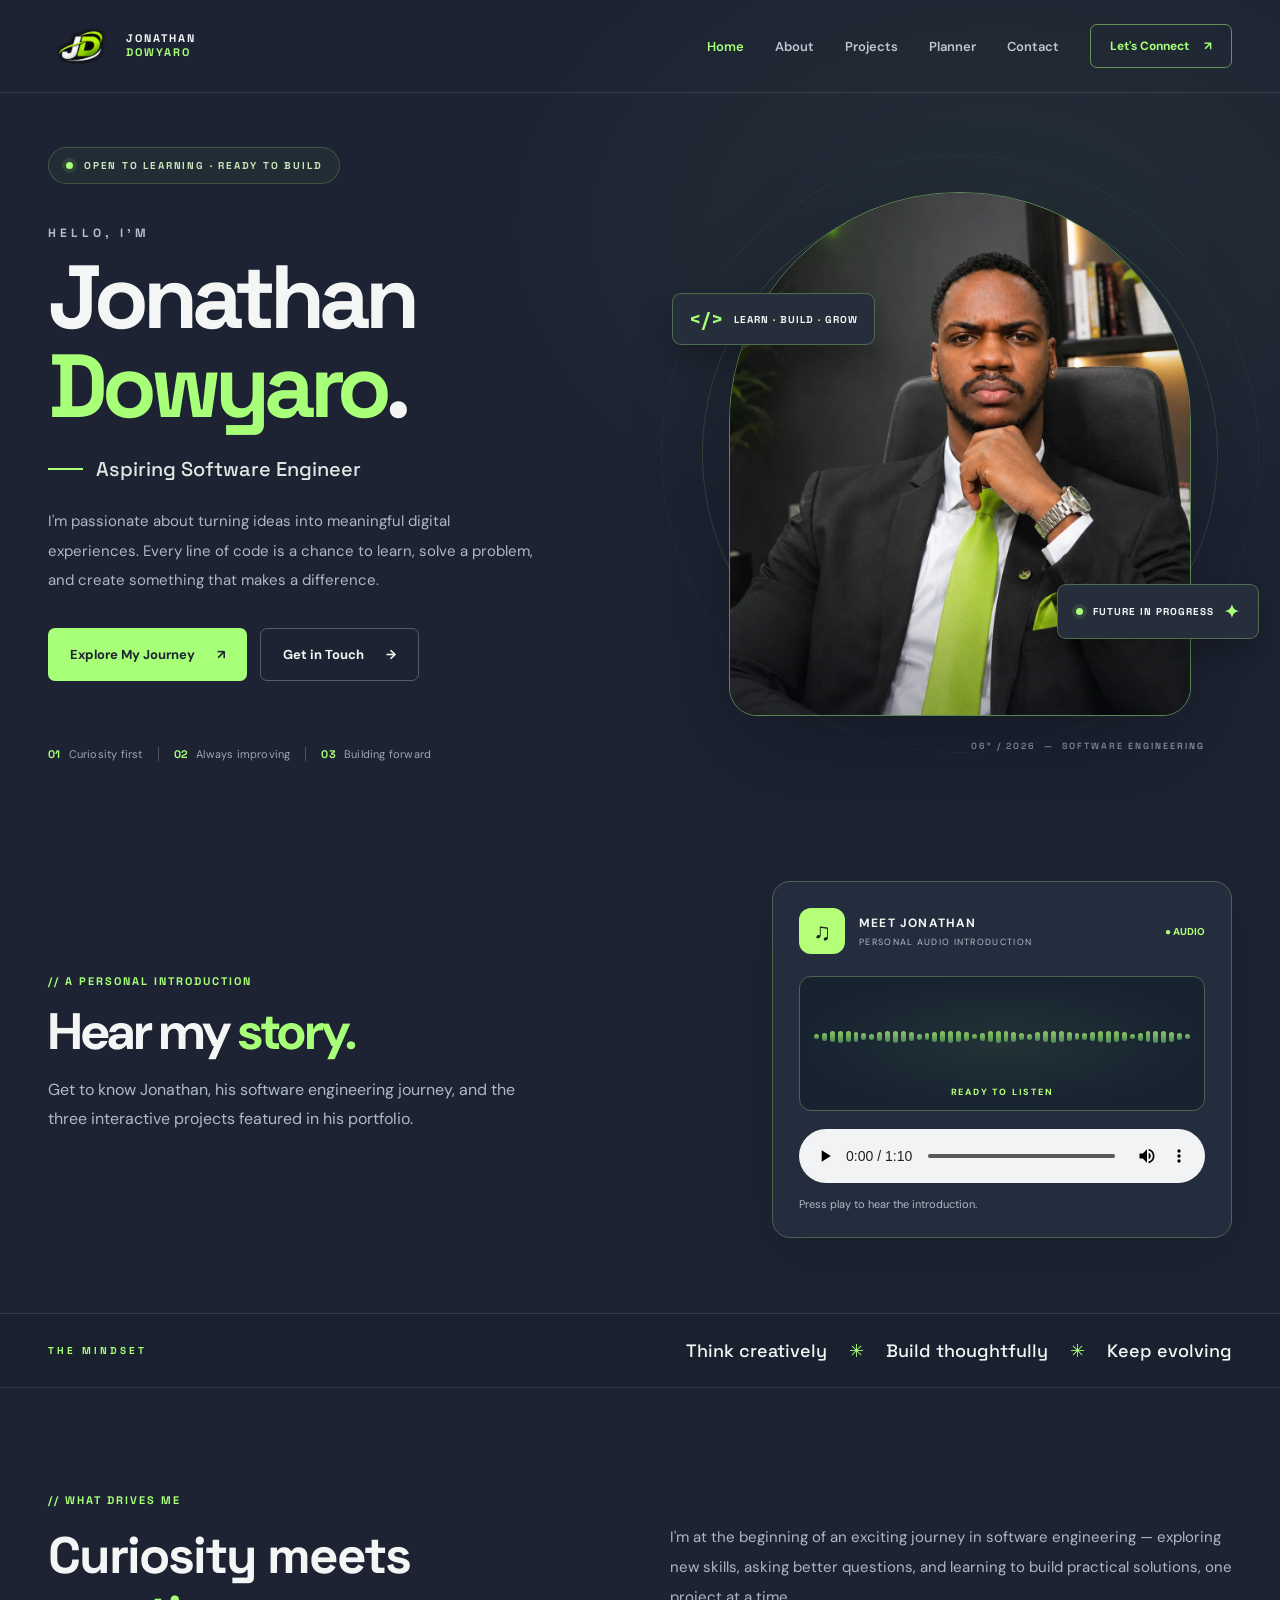
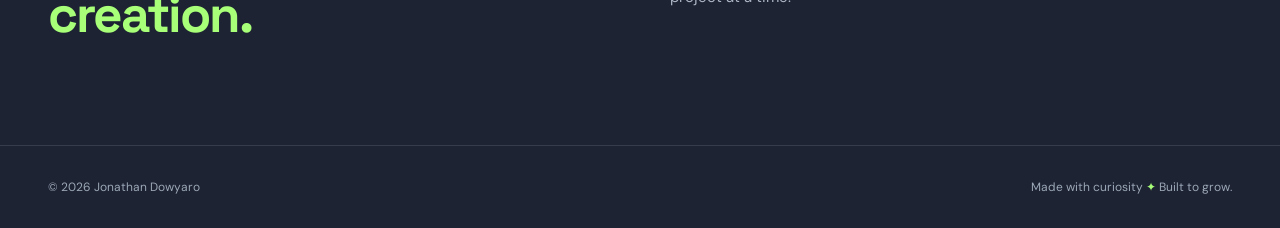
<file: index.html>
<!DOCTYPE html><html lang="en"><head><meta charset="UTF-8"><meta name="viewport" content="width=device-width, initial-scale=1"><meta name="theme-color" content="#1D2333"><meta name="description" content="Jonathan Dowyaro — aspiring software engineer. Explore his journey, work and ideas."><title>Home | Jonathan Dowyaro</title><link rel="stylesheet" href="styles.css"><script src="script.js" defer></script></head><body><header class="site-header"><div class="shell header-inner"><a href="index.html" class="brand" aria-label="Jonathan Dowyaro homepage"><img class="brand-logo" src="assets/jd-logo.png" alt="JD logo" width="72" height="72"><span class="brand-name">JONATHAN<span>DOWYARO</span></span></a><button class="menu-toggle" type="button" aria-expanded="false" aria-controls="main-nav" aria-label="Toggle navigation"><span></span><span></span><span></span></button><nav id="main-nav" class="nav" aria-label="Main navigation"><a class="nav-link active" href="index.html" aria-current="page">Home</a><a class="nav-link " href="about.html" >About</a><a class="nav-link " href="projects.html" >Projects</a><a class="nav-link " href="planner.html" >Planner</a><a class="nav-link " href="contact.html" >Contact</a><a class="nav-cta" href="contact.html">Let's Connect <span aria-hidden="true">↗</span></a></nav></div></header><main id="main"><section class="hero shell"><div class="hero-copy"><div class="eyebrow"><span class="pulse"></span> OPEN TO LEARNING · READY TO BUILD</div><p class="intro-label">HELLO, I'M</p><h1>Jonathan<br><span class="lime">Dowyaro<span class="period">.</span></span></h1><p class="hero-role"><span class="role-line"></span> Aspiring Software Engineer</p><p class="hero-description">I'm passionate about turning ideas into meaningful digital experiences. Every line of code is a chance to learn, solve a problem, and create something that makes a difference.</p><div class="hero-actions"><a class="btn btn-primary" href="about.html">Explore My Journey <span aria-hidden="true">↗</span></a><a class="btn btn-outline" href="contact.html">Get in Touch <span aria-hidden="true">→</span></a></div><div class="hero-meta"><span><b>01</b> Curiosity first</span><span class="meta-divider"></span><span><b>02</b> Always improving</span><span class="meta-divider"></span><span><b>03</b> Building forward</span></div></div><div class="hero-art"><div class="portrait-orbit orbit-one"></div><div class="portrait-orbit orbit-two"></div><div class="portrait-frame"><img src="assets/jonathan-portrait.webp" alt="Jonathan Dowyaro wearing a black suit and neon-lime tie in a professional office setting" fetchpriority="high"></div><div class="floating-card floating-top"><span class="floating-icon">&lt;/&gt;</span><span>LEARN <strong>·</strong> BUILD <strong>·</strong> GROW</span></div><div class="floating-card floating-bottom"><span class="status-dot"></span> FUTURE IN PROGRESS <span class="spark">✦</span></div><span class="hero-coordinate">06° / 2026 &nbsp;—&nbsp; SOFTWARE ENGINEERING</span></div></section><section class="voice-section shell" aria-labelledby="voice-heading"><div class="voice-copy"><span class="section-tag">// A PERSONAL INTRODUCTION</span><h2 id="voice-heading">Hear my <span class="lime">story.</span></h2><p>Get to know Jonathan, his software engineering journey, and the three interactive projects featured in his portfolio.</p></div><div class="voice-player"><div class="voice-player-top"><span class="voice-mark" aria-hidden="true">♫</span><div><strong>MEET JONATHAN</strong><small>PERSONAL AUDIO INTRODUCTION</small></div><span class="voice-live">● AUDIO</span></div><div class="audio-visualizer" id="audio-visualizer" data-state="idle" aria-hidden="true"><div class="visualizer-bars" id="visualizer-bars"></div><span class="visualizer-state" id="visualizer-state">READY TO LISTEN</span></div><audio id="jonathan-audio" controls preload="metadata" aria-label="Jonathan Dowyaro's personal portfolio introduction"><source src="assets/jonathan-introduction.mp3" type="audio/mpeg">Your browser does not support audio playback. <a href="assets/jonathan-introduction.mp3">Listen to the introduction</a>.</audio><p class="voice-caption" id="audio-caption" role="status" aria-live="polite">Press play to hear the introduction.</p></div></section><section class="value-strip"><div class="shell strip-inner"><p>THE MINDSET</p><div>Think creatively <span>✳</span> Build thoughtfully <span>✳</span> Keep evolving</div></div></section><section class="below shell"><div><span class="section-tag">// WHAT DRIVES ME</span><h2>Curiosity meets <span class="lime">creation.</span></h2></div><p>I'm at the beginning of an exciting journey in software engineering — exploring new skills, asking better questions, and learning to build practical solutions, one project at a time.</p></section></main><footer class="site-footer"><div class="shell footer-inner"><span>© <span id="year">2026</span> Jonathan Dowyaro</span><span>Made with curiosity <span class="lime">✦</span> Built to grow.</span></div></footer><script src="audio-visualizer.js" defer></script></body></html>
</file>
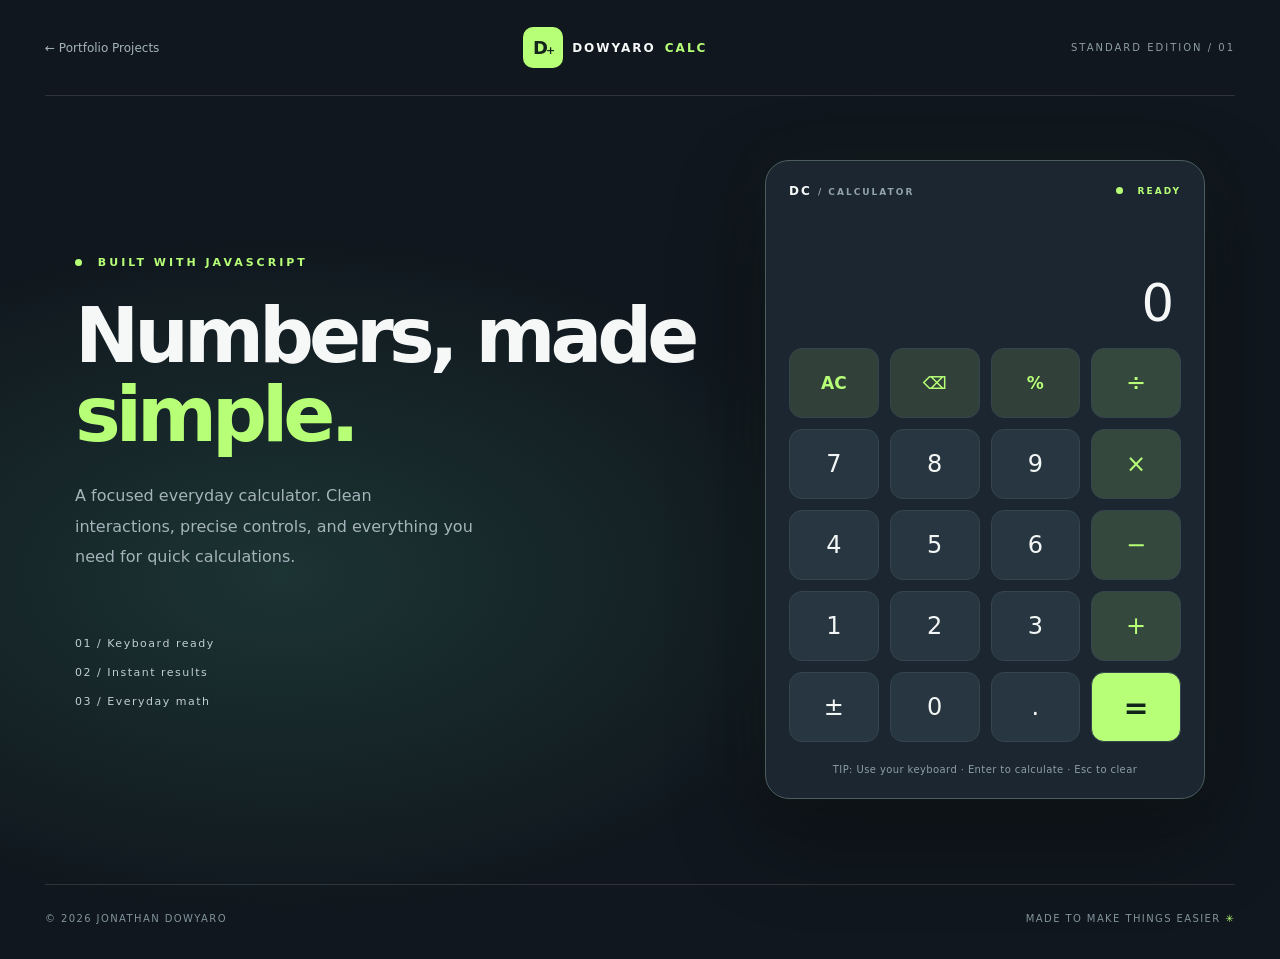
<file: projects/dowyaro-calc/index.html>
<!doctype html><html lang="en"><head><meta charset="utf-8"><meta name="viewport" content="width=device-width,initial-scale=1"><meta name="theme-color" content="#111a20"><title>Dowyaro Calc — Standard Calculator</title><link rel="stylesheet" href="style.css"><script src="app.js" defer></script></head><body><main class="workspace"><header class="top"><a class="back" href="../../projects.html">← Portfolio Projects</a><div class="wordmark"><span class="brandicon">D<span>+</span></span> DOWYARO <strong>CALC</strong></div><span class="toplabel">STANDARD EDITION / 01</span></header><section class="content"><div class="intro"><span class="eyebrow"><i></i> BUILT WITH JAVASCRIPT</span><h1>Numbers, made<br><em>simple.</em></h1><p>A focused everyday calculator. Clean interactions, precise controls, and everything you need for quick calculations.</p><div class="features"><span>01 / Keyboard ready</span><span>02 / Instant results</span><span>03 / Everyday math</span></div></div><section class="calculator" aria-label="Calculator"><div class="calc-head"><span>DC <small>/ CALCULATOR</small></span><span class="live"><i></i> READY</span></div><div class="screen" aria-live="polite" aria-atomic="true"><div id="expression" class="expression">&nbsp;</div><div id="display" class="display">0</div></div><div class="keys" aria-label="Calculator keys"><button data-action="clear" class="utility">AC</button><button data-action="delete" class="utility" aria-label="Delete last digit">⌫</button><button data-action="percent" class="utility">%</button><button data-operator="/" class="operator">÷</button><button data-digit="7">7</button><button data-digit="8">8</button><button data-digit="9">9</button><button data-operator="*" class="operator">×</button><button data-digit="4">4</button><button data-digit="5">5</button><button data-digit="6">6</button><button data-operator="-" class="operator">−</button><button data-digit="1">1</button><button data-digit="2">2</button><button data-digit="3">3</button><button data-operator="+" class="operator">+</button><button data-action="sign" aria-label="Change sign">±</button><button data-digit="0">0</button><button data-action="decimal">.</button><button data-action="equals" class="equals">=</button></div><p class="hint">TIP: Use your keyboard · Enter to calculate · Esc to clear</p></section></section><footer><span>© 2026 JONATHAN DOWYARO</span><span>MADE TO MAKE THINGS EASIER <b>✳</b></span></footer></main></body></html>
</file>
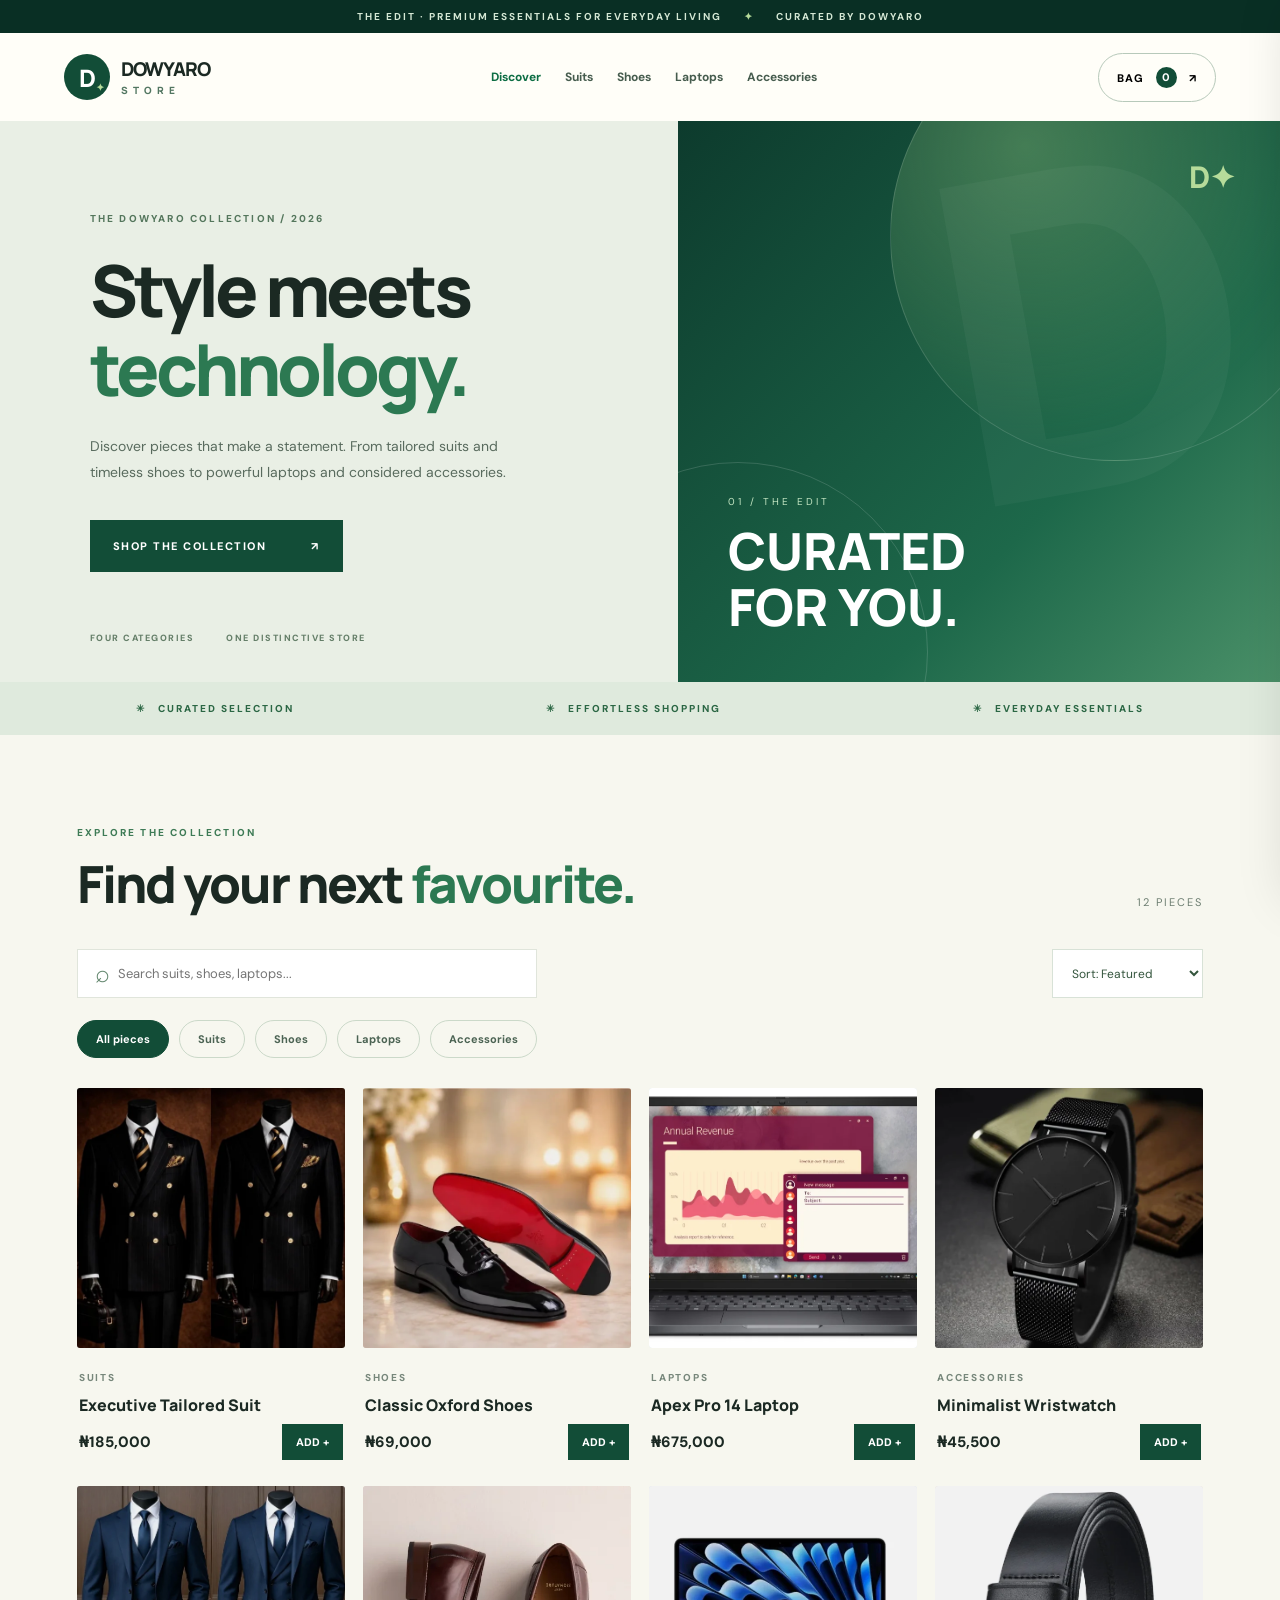
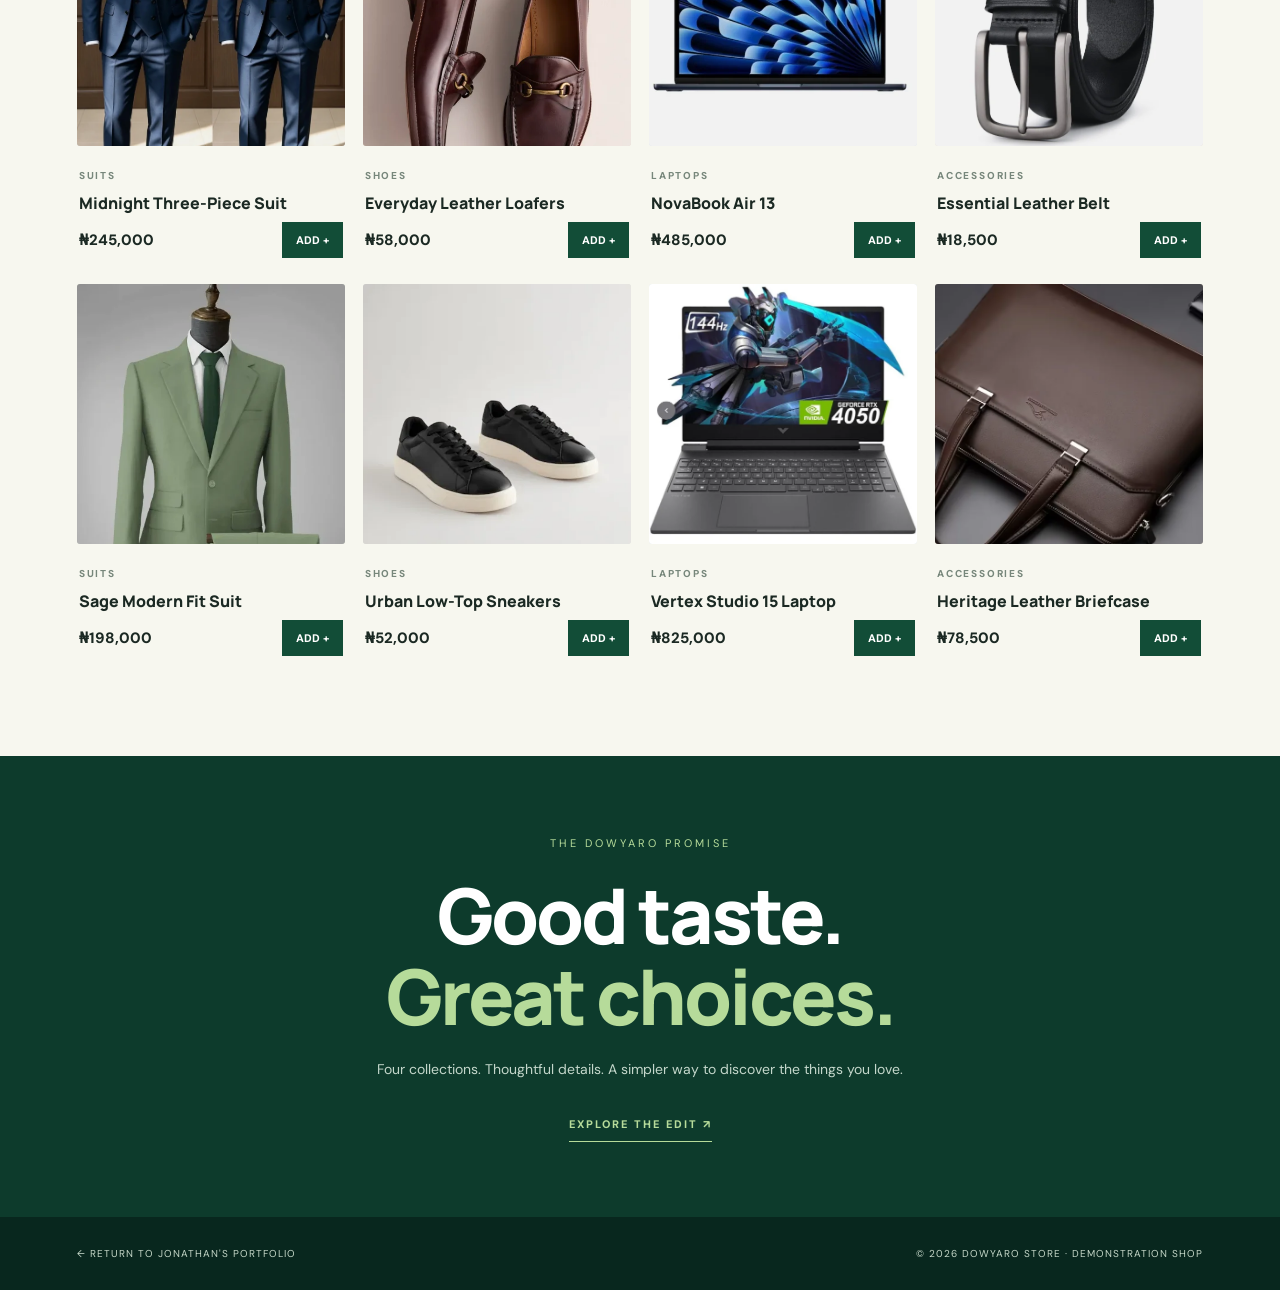
<file: projects/dowyaro-store/index.html>
<!doctype html><html lang="en"><head><meta charset="utf-8"><meta name="viewport" content="width=device-width,initial-scale=1"><meta name="description" content="Dowyaro Store — premium suits, shoes, laptops and accessories."><title>Dowyaro Store | Style Meets Technology</title><link rel="stylesheet" href="style.css"><script src="app.js" defer></script></head><body><div class="announcement">THE EDIT · PREMIUM ESSENTIALS FOR EVERYDAY LIVING <span>✦</span> CURATED BY DOWYARO</div><header class="header"><a class="brand" href="index.html"><span class="brand-symbol">D<span>✦</span></span><span>DOWYARO<small>STORE</small></span></a><nav aria-label="Store categories"><button class="nav-cat active" data-category="All">Discover</button><button class="nav-cat" data-category="Suits">Suits</button><button class="nav-cat" data-category="Shoes">Shoes</button><button class="nav-cat" data-category="Laptops">Laptops</button><button class="nav-cat" data-category="Accessories">Accessories</button></nav><button class="cart-trigger" id="cart-trigger" aria-label="Open shopping cart">BAG <span id="cart-count">0</span> <span aria-hidden="true">↗</span></button></header><main><section class="hero"><div class="hero-copy"><span class="eyebrow">THE DOWYARO COLLECTION / 2026</span><h1>Style meets<br><i>technology.</i></h1><p>Discover pieces that make a statement. From tailored suits and timeless shoes to powerful laptops and considered accessories.</p><a href="#shop" class="hero-cta">SHOP THE COLLECTION <span>↗</span></a><div class="hero-foot"><span>FOUR CATEGORIES</span><span>ONE DISTINCTIVE STORE</span></div></div><div class="hero-art" aria-label="Decorative emerald collection artwork"><div class="orb orb-one"></div><div class="orb orb-two"></div><div class="hero-outline">D</div><div class="art-caption"><span>01 / THE EDIT</span><strong>CURATED<br>FOR YOU.</strong></div><div class="art-mark">D✦</div></div></section><section class="benefits" aria-label="Store highlights"><span>✳ &nbsp; CURATED SELECTION</span><span>✳ &nbsp; EFFORTLESS SHOPPING</span><span>✳ &nbsp; EVERYDAY ESSENTIALS</span></section><section id="shop" class="shop-section"><div class="section-heading"><div><span class="eyebrow dark">EXPLORE THE COLLECTION</span><h2>Find your next <em>favourite.</em></h2></div><span class="collection-number" id="results-label">12 PIECES</span></div><div class="controls"><label class="search-wrap"><span aria-hidden="true">⌕</span><input id="search" type="search" placeholder="Search suits, shoes, laptops..." autocomplete="off" aria-label="Search products"></label><select id="sort" aria-label="Sort products"><option value="featured">Sort: Featured</option><option value="price-asc">Price: Low to High</option><option value="price-desc">Price: High to Low</option><option value="name">Name: A to Z</option></select></div><div id="filter-row" class="filters" aria-label="Filter products"><button class="filter active" data-category="All">All pieces</button><button class="filter" data-category="Suits">Suits</button><button class="filter" data-category="Shoes">Shoes</button><button class="filter" data-category="Laptops">Laptops</button><button class="filter" data-category="Accessories">Accessories</button></div><div id="products" class="product-grid" aria-live="polite"></div><div id="no-results" class="no-results" hidden>No products found. Try a different search or category.</div></section><section class="editorial"><span>THE DOWYARO PROMISE</span><h2>Good taste.<br><i>Great choices.</i></h2><p>Four collections. Thoughtful details. A simpler way to discover the things you love.</p><a href="#shop">EXPLORE THE EDIT ↗</a></section></main><footer><a href="../../projects.html">← RETURN TO JONATHAN'S PORTFOLIO</a><span>© 2026 DOWYARO STORE · DEMONSTRATION SHOP</span></footer><div class="overlay" id="overlay" hidden></div><aside class="drawer" id="drawer" role="dialog" aria-modal="true" aria-label="Shopping cart" aria-hidden="true"><div class="drawer-top"><div><span class="eyebrow dark">YOUR SELECTION</span><h2>Shopping bag <span id="drawer-count">(0)</span></h2></div><button class="close" id="close-cart" aria-label="Close cart">×</button></div><div class="cart-items" id="cart-items"></div><div class="cart-bottom"><div class="subtotal"><span>SUBTOTAL</span><strong id="subtotal">₦0</strong></div><p>Demo checkout only. No payment is collected or order placed.</p><button id="checkout" class="checkout">CHECKOUT <span>↗</span></button><button id="continue" class="continue">Continue shopping</button></div></aside><div class="confirmation" id="confirmation" role="dialog" aria-modal="true" aria-labelledby="confirm-title" hidden><div class="confirm-card"><div class="check">✓</div><span class="eyebrow dark">DEMONSTRATION COMPLETE</span><h2 id="confirm-title">Order preview complete!</h2><p>Your selection has been processed for this portfolio demonstration. No payment was made and no order was submitted.</p><button id="done">BACK TO STORE ↗</button></div></div><div class="toast" id="toast" role="status" aria-live="polite"></div></body></html>
</file>
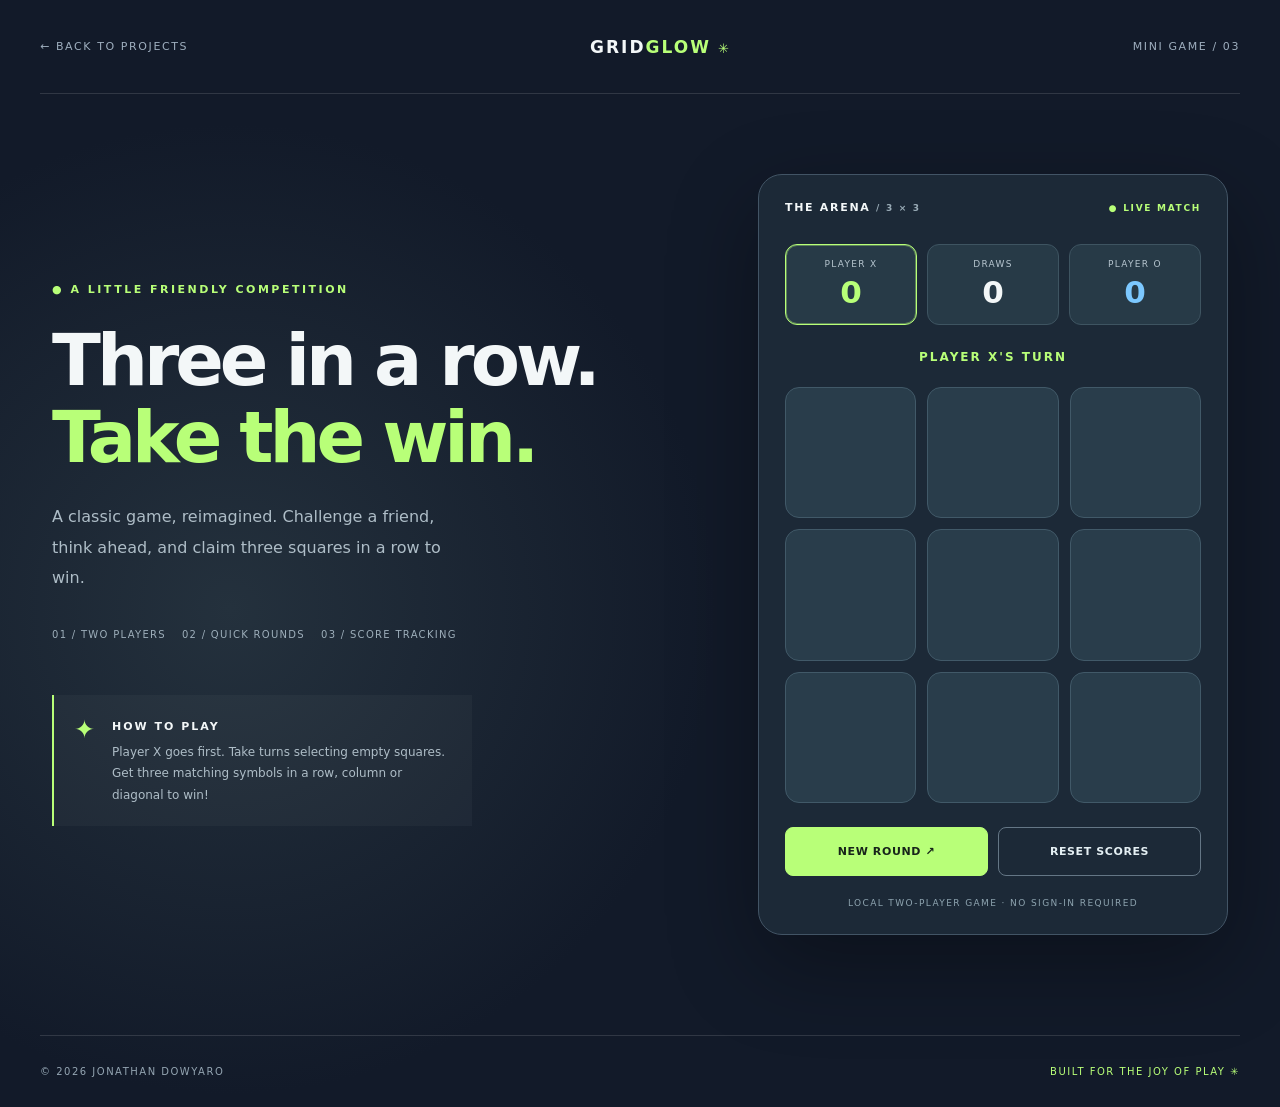
<file: projects/tic-tac-toe/index.html>
<!doctype html><html lang="en"><head><meta charset="utf-8"><meta name="viewport" content="width=device-width,initial-scale=1"><meta name="theme-color" content="#141b2c"><title>GridGlow — Tic-Tac-Toe | Jonathan Dowyaro</title><link rel="stylesheet" href="style.css"><script src="app.js" defer></script></head><body><main class="page"><header class="top"><a href="../../projects.html">← BACK TO PROJECTS</a><div class="logo">GRID<span>GLOW</span><b>✳</b></div><span>MINI GAME / 03</span></header><div class="layout"><section class="intro"><div class="eyebrow">● A LITTLE FRIENDLY COMPETITION</div><h1>Three in a row.<br><em>Take the win.</em></h1><p>A classic game, reimagined. Challenge a friend, think ahead, and claim three squares in a row to win.</p><div class="mini"><span>01 / TWO PLAYERS</span><span>02 / QUICK ROUNDS</span><span>03 / SCORE TRACKING</span></div><div class="instruction"><span class="instruction-icon">✦</span><div><strong>HOW TO PLAY</strong><p>Player X goes first. Take turns selecting empty squares. Get three matching symbols in a row, column or diagonal to win!</p></div></div></section><section class="game" aria-label="Tic-Tac-Toe game"><div class="game-top"><span>THE ARENA <small>/ 3 × 3</small></span><span class="status-dot">● LIVE MATCH</span></div><div class="score"><div class="score-card" id="x-card"><span>PLAYER X</span><strong id="x-score">0</strong></div><div class="score-card draws"><span>DRAWS</span><strong id="draw-score">0</strong></div><div class="score-card" id="o-card"><span>PLAYER O</span><strong id="o-score">0</strong></div></div><div class="turn" id="turn" role="status" aria-live="polite">PLAYER X'S TURN</div><div class="board" id="board" role="group" aria-label="Tic-Tac-Toe board"><button class="cell" data-cell="0" aria-label="Row 1, column 1"></button><button class="cell" data-cell="1" aria-label="Row 1, column 2"></button><button class="cell" data-cell="2" aria-label="Row 1, column 3"></button><button class="cell" data-cell="3" aria-label="Row 2, column 1"></button><button class="cell" data-cell="4" aria-label="Row 2, column 2"></button><button class="cell" data-cell="5" aria-label="Row 2, column 3"></button><button class="cell" data-cell="6" aria-label="Row 3, column 1"></button><button class="cell" data-cell="7" aria-label="Row 3, column 2"></button><button class="cell" data-cell="8" aria-label="Row 3, column 3"></button></div><div class="actions"><button id="next" class="primary">NEW ROUND ↗</button><button id="reset" class="secondary">RESET SCORES</button></div><p class="hint">LOCAL TWO-PLAYER GAME · NO SIGN-IN REQUIRED</p></section></div><footer>© 2026 JONATHAN DOWYARO <span>BUILT FOR THE JOY OF PLAY ✳</span></footer></main></body></html>
</file>
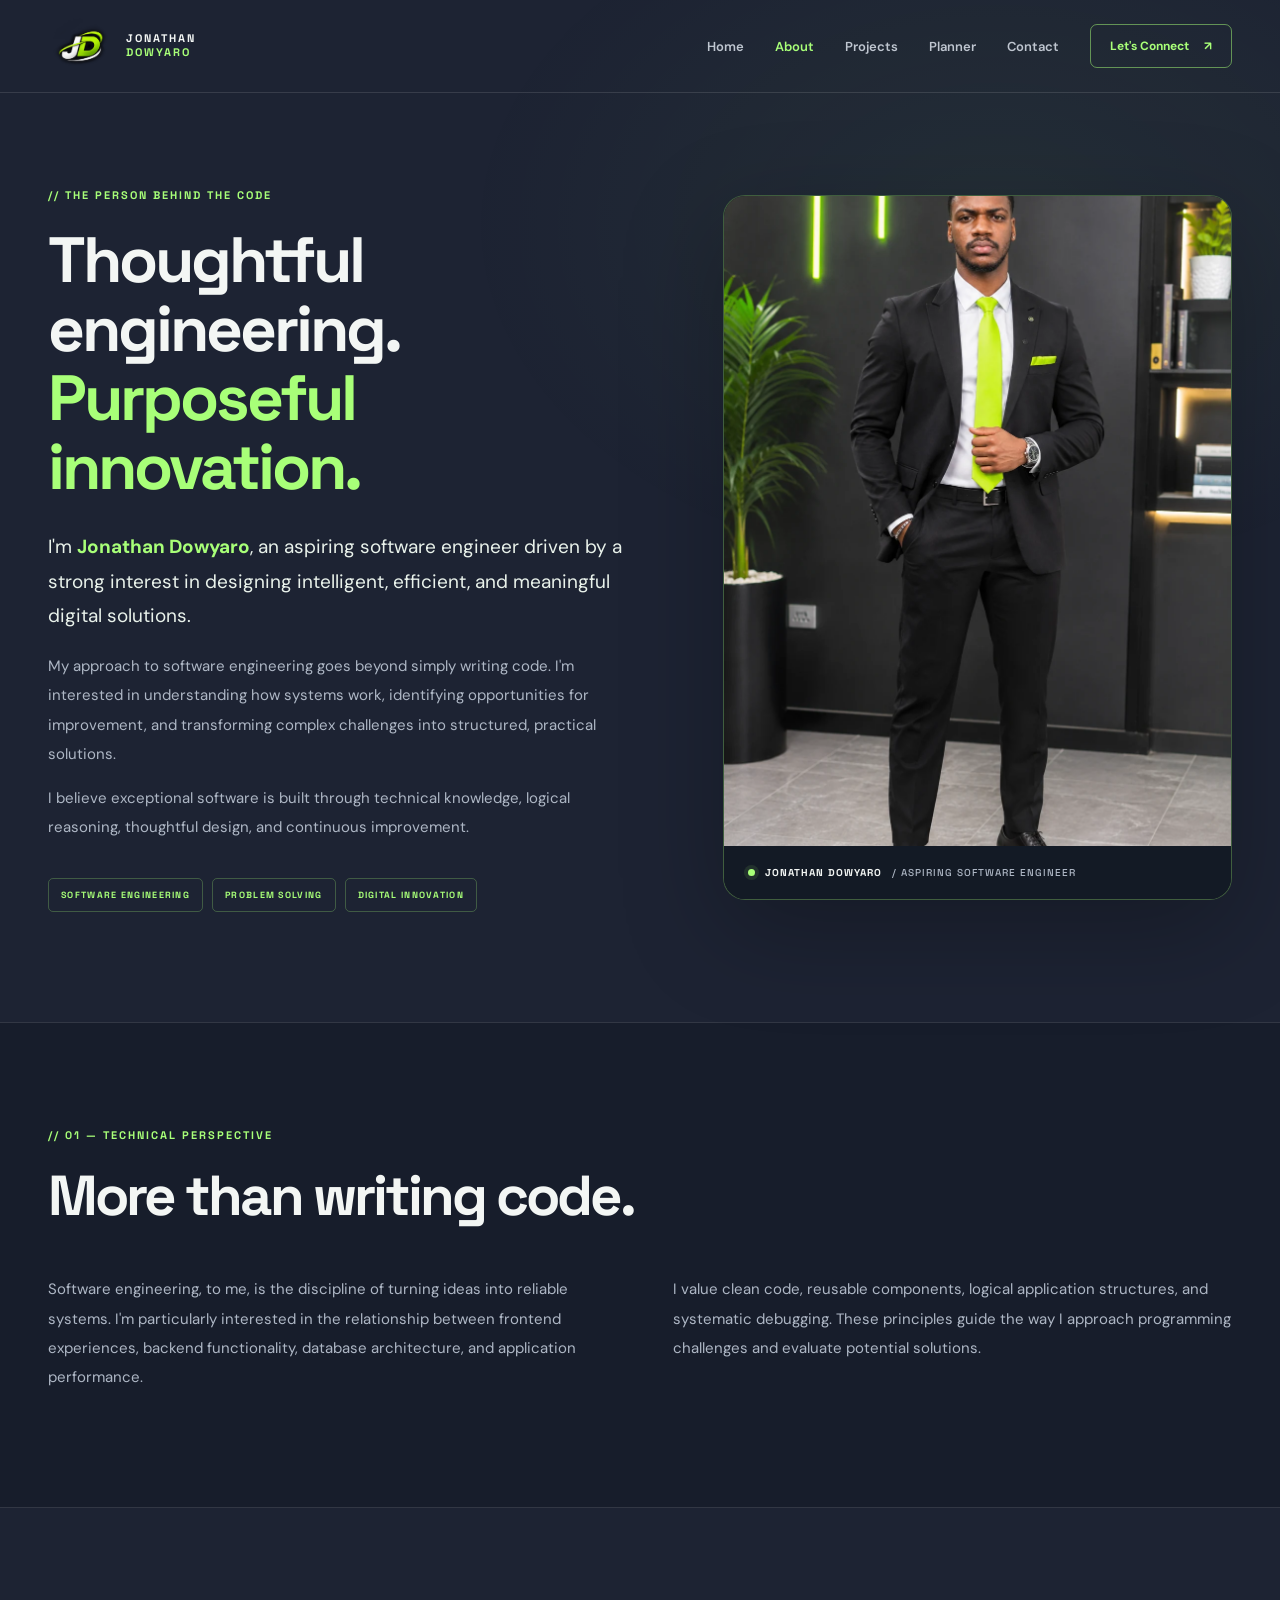
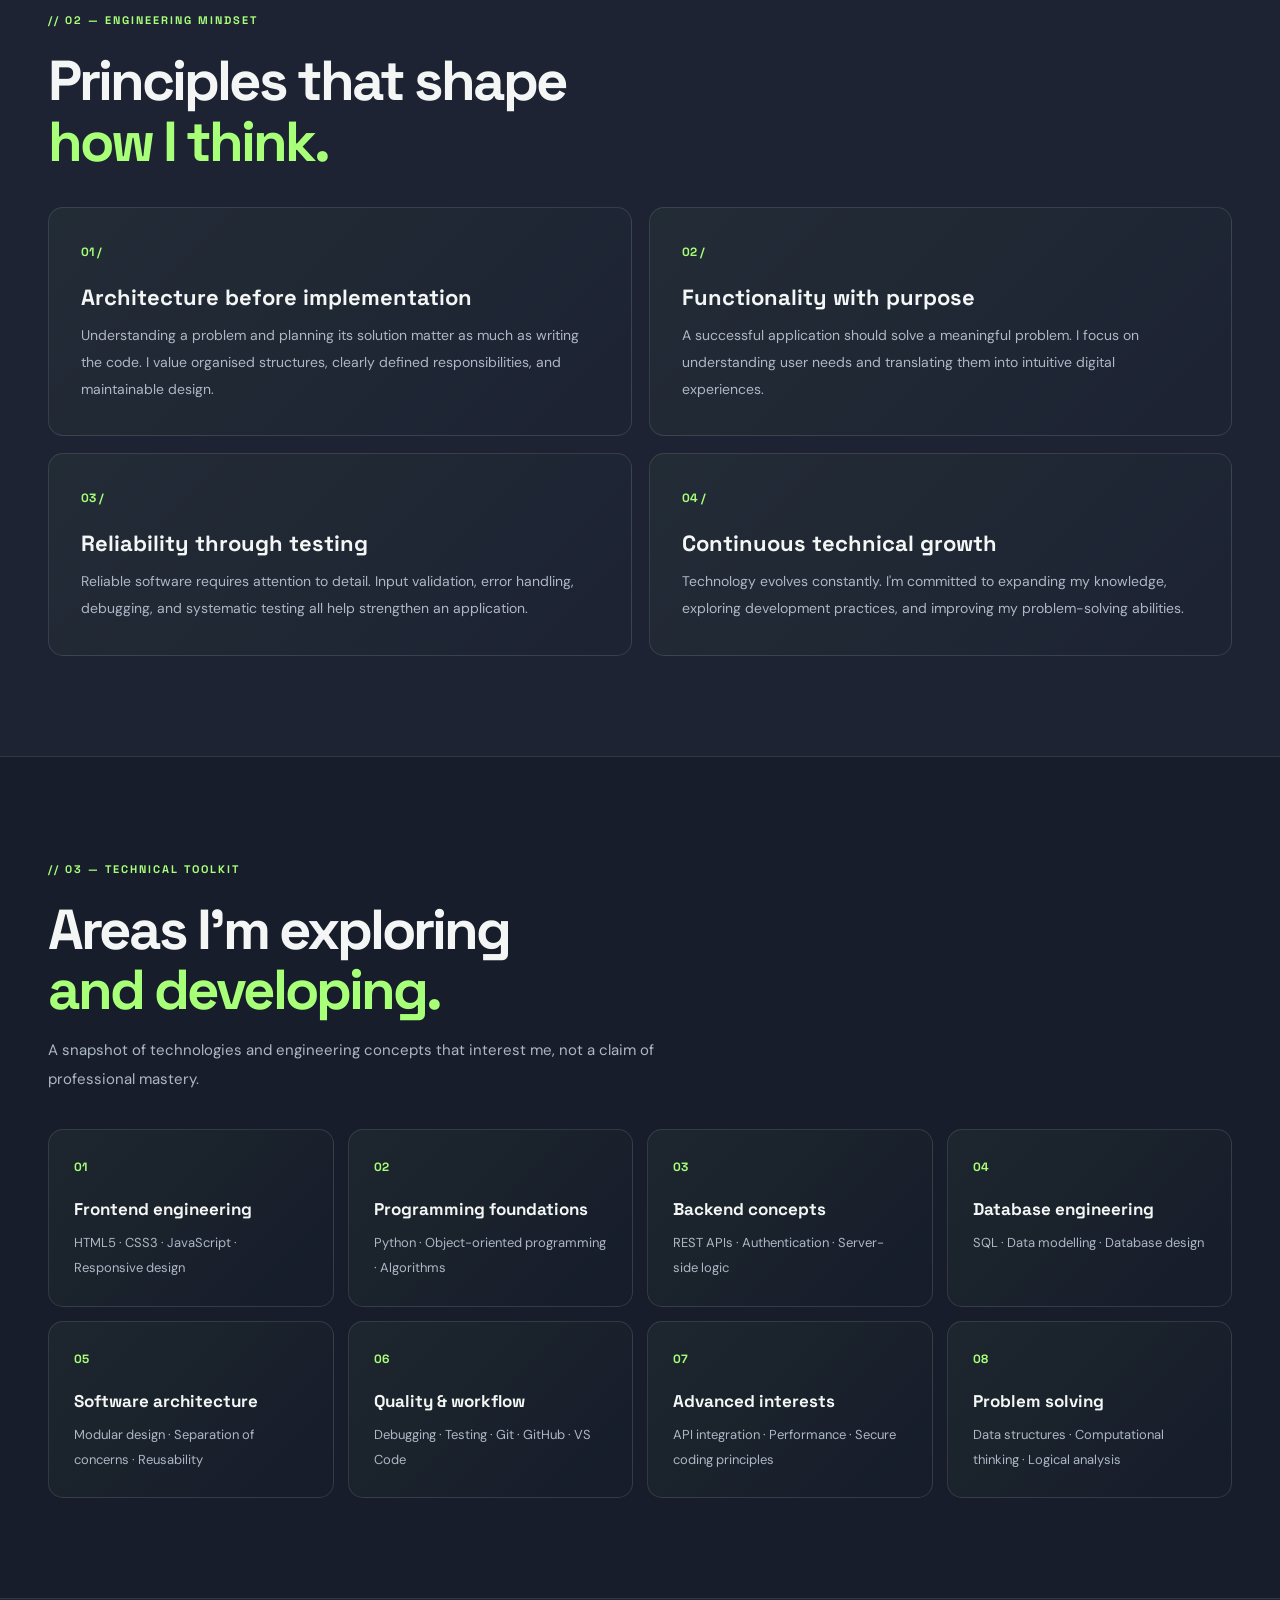
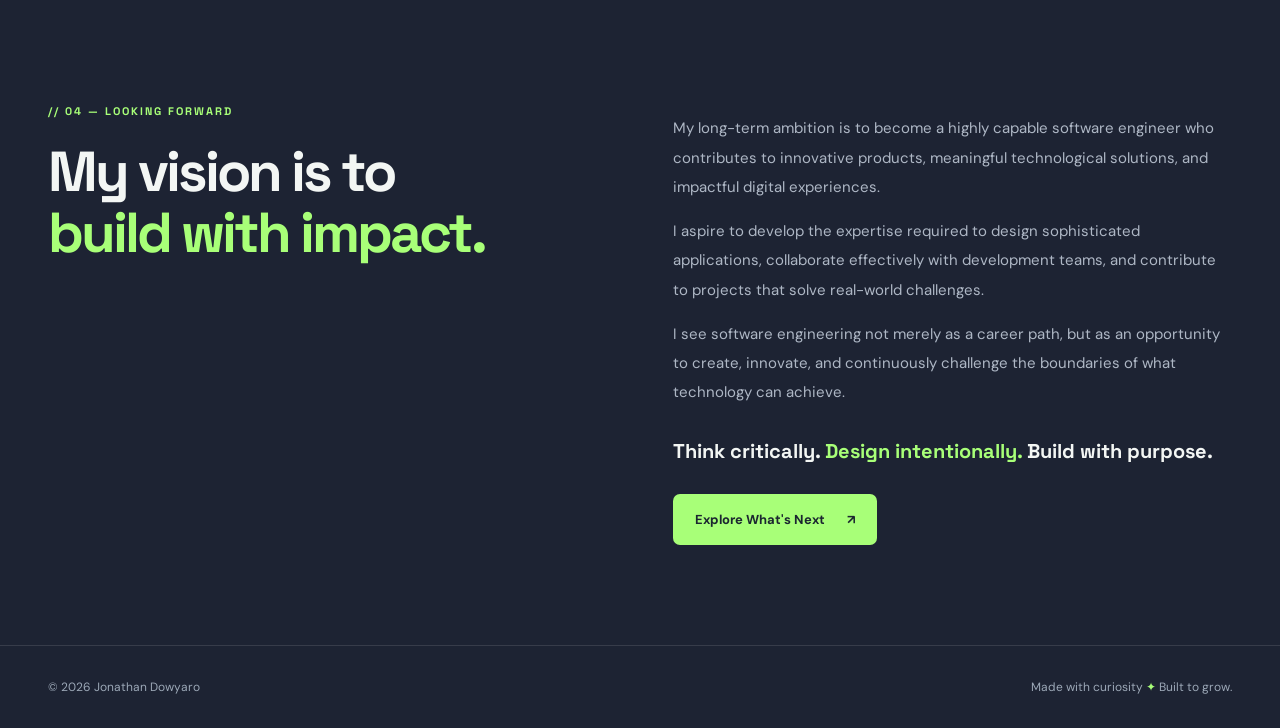
<file: about.html>
<!DOCTYPE html><html lang="en"><head><meta charset="UTF-8"><meta name="viewport" content="width=device-width, initial-scale=1"><meta name="theme-color" content="#1D2333"><meta name="description" content="Jonathan Dowyaro — aspiring software engineer. Explore his journey, work and ideas."><title>About | Jonathan Dowyaro</title><link rel="stylesheet" href="styles.css"><script src="script.js" defer></script></head><body><header class="site-header"><div class="shell header-inner"><a href="index.html" class="brand" aria-label="Jonathan Dowyaro homepage"><img class="brand-logo" src="assets/jd-logo.png" alt="JD logo" width="72" height="72"><span class="brand-name">JONATHAN<span>DOWYARO</span></span></a><button class="menu-toggle" type="button" aria-expanded="false" aria-controls="main-nav" aria-label="Toggle navigation"><span></span><span></span><span></span></button><nav id="main-nav" class="nav" aria-label="Main navigation"><a class="nav-link " href="index.html" >Home</a><a class="nav-link active" href="about.html" aria-current="page">About</a><a class="nav-link " href="projects.html" >Projects</a><a class="nav-link " href="planner.html" >Planner</a><a class="nav-link " href="contact.html" >Contact</a><a class="nav-cta" href="contact.html">Let's Connect <span aria-hidden="true">↗</span></a></nav></div></header><main class="about-main">
<section class="shell about-hero"><div class="about-heading"><span class="section-tag">// THE PERSON BEHIND THE CODE</span><h1>Thoughtful engineering.<br><span class="lime">Purposeful innovation.</span></h1><p class="about-lead">I'm <strong>Jonathan Dowyaro</strong>, an aspiring software engineer driven by a strong interest in designing intelligent, efficient, and meaningful digital solutions.</p><p>My approach to software engineering goes beyond simply writing code. I'm interested in understanding how systems work, identifying opportunities for improvement, and transforming complex challenges into structured, practical solutions.</p><p>I believe exceptional software is built through technical knowledge, logical reasoning, thoughtful design, and continuous improvement.</p><div class="about-tags"><span>SOFTWARE ENGINEERING</span><span>PROBLEM SOLVING</span><span>DIGITAL INNOVATION</span></div></div><figure class="about-portrait"><img src="assets/jonathan-about.webp" alt="Jonathan Dowyaro standing in a black suit with a lime-green tie in a modern office" width="750" height="1125"><figcaption><span class="status-dot"></span> JONATHAN DOWYARO <span> / ASPIRING SOFTWARE ENGINEER</span></figcaption></figure></section>
<section class="about-section about-panel"><div class="shell"><div class="about-section-heading"><span class="section-tag">// 01 — TECHNICAL PERSPECTIVE</span><h2>More than writing code.</h2></div><div class="about-two"><p>Software engineering, to me, is the discipline of turning ideas into reliable systems. I'm particularly interested in the relationship between frontend experiences, backend functionality, database architecture, and application performance.</p><p>I value clean code, reusable components, logical application structures, and systematic debugging. These principles guide the way I approach programming challenges and evaluate potential solutions.</p></div></div></section>
<section class="shell about-section"><div class="about-section-heading"><span class="section-tag">// 02 — ENGINEERING MINDSET</span><h2>Principles that shape<br><span class="lime">how I think.</span></h2></div><div class="principle-grid"><article class="principle-card"><span class="principle-num">01 /</span><h3>Architecture before implementation</h3><p>Understanding a problem and planning its solution matter as much as writing the code. I value organised structures, clearly defined responsibilities, and maintainable design.</p></article><article class="principle-card"><span class="principle-num">02 /</span><h3>Functionality with purpose</h3><p>A successful application should solve a meaningful problem. I focus on understanding user needs and translating them into intuitive digital experiences.</p></article><article class="principle-card"><span class="principle-num">03 /</span><h3>Reliability through testing</h3><p>Reliable software requires attention to detail. Input validation, error handling, debugging, and systematic testing all help strengthen an application.</p></article><article class="principle-card"><span class="principle-num">04 /</span><h3>Continuous technical growth</h3><p>Technology evolves constantly. I'm committed to expanding my knowledge, exploring development practices, and improving my problem-solving abilities.</p></article></div></section>
<section class="about-section about-panel"><div class="shell"><div class="about-section-heading"><span class="section-tag">// 03 — TECHNICAL TOOLKIT</span><h2>Areas I'm exploring<br><span class="lime">and developing.</span></h2><p class="about-note">A snapshot of technologies and engineering concepts that interest me, not a claim of professional mastery.</p></div><div class="skill-grid"><article class="skill-card"><span>01</span><h3>Frontend engineering</h3><p>HTML5 · CSS3 · JavaScript · Responsive design</p></article><article class="skill-card"><span>02</span><h3>Programming foundations</h3><p>Python · Object-oriented programming · Algorithms</p></article><article class="skill-card"><span>03</span><h3>Backend concepts</h3><p>REST APIs · Authentication · Server-side logic</p></article><article class="skill-card"><span>04</span><h3>Database engineering</h3><p>SQL · Data modelling · Database design</p></article><article class="skill-card"><span>05</span><h3>Software architecture</h3><p>Modular design · Separation of concerns · Reusability</p></article><article class="skill-card"><span>06</span><h3>Quality &amp; workflow</h3><p>Debugging · Testing · Git · GitHub · VS Code</p></article><article class="skill-card"><span>07</span><h3>Advanced interests</h3><p>API integration · Performance · Secure coding principles</p></article><article class="skill-card"><span>08</span><h3>Problem solving</h3><p>Data structures · Computational thinking · Logical analysis</p></article></div></div></section>
<section class="shell about-section about-vision"><div><span class="section-tag">// 04 — LOOKING FORWARD</span><h2>My vision is to<br><span class="lime">build with impact.</span></h2></div><div><p>My long-term ambition is to become a highly capable software engineer who contributes to innovative products, meaningful technological solutions, and impactful digital experiences.</p><p>I aspire to develop the expertise required to design sophisticated applications, collaborate effectively with development teams, and contribute to projects that solve real-world challenges.</p><p>I see software engineering not merely as a career path, but as an opportunity to create, innovate, and continuously challenge the boundaries of what technology can achieve.</p><div class="about-manifesto">Think critically. <span>Design intentionally.</span> Build with purpose.</div><a class="btn btn-primary" href="projects.html">Explore What's Next <span aria-hidden="true">↗</span></a></div></section>
</main><footer class="site-footer"><div class="shell footer-inner"><span>© <span id="year">2026</span> Jonathan Dowyaro</span><span>Made with curiosity <span class="lime">✦</span> Built to grow.</span></div></footer></body></html>
</file>
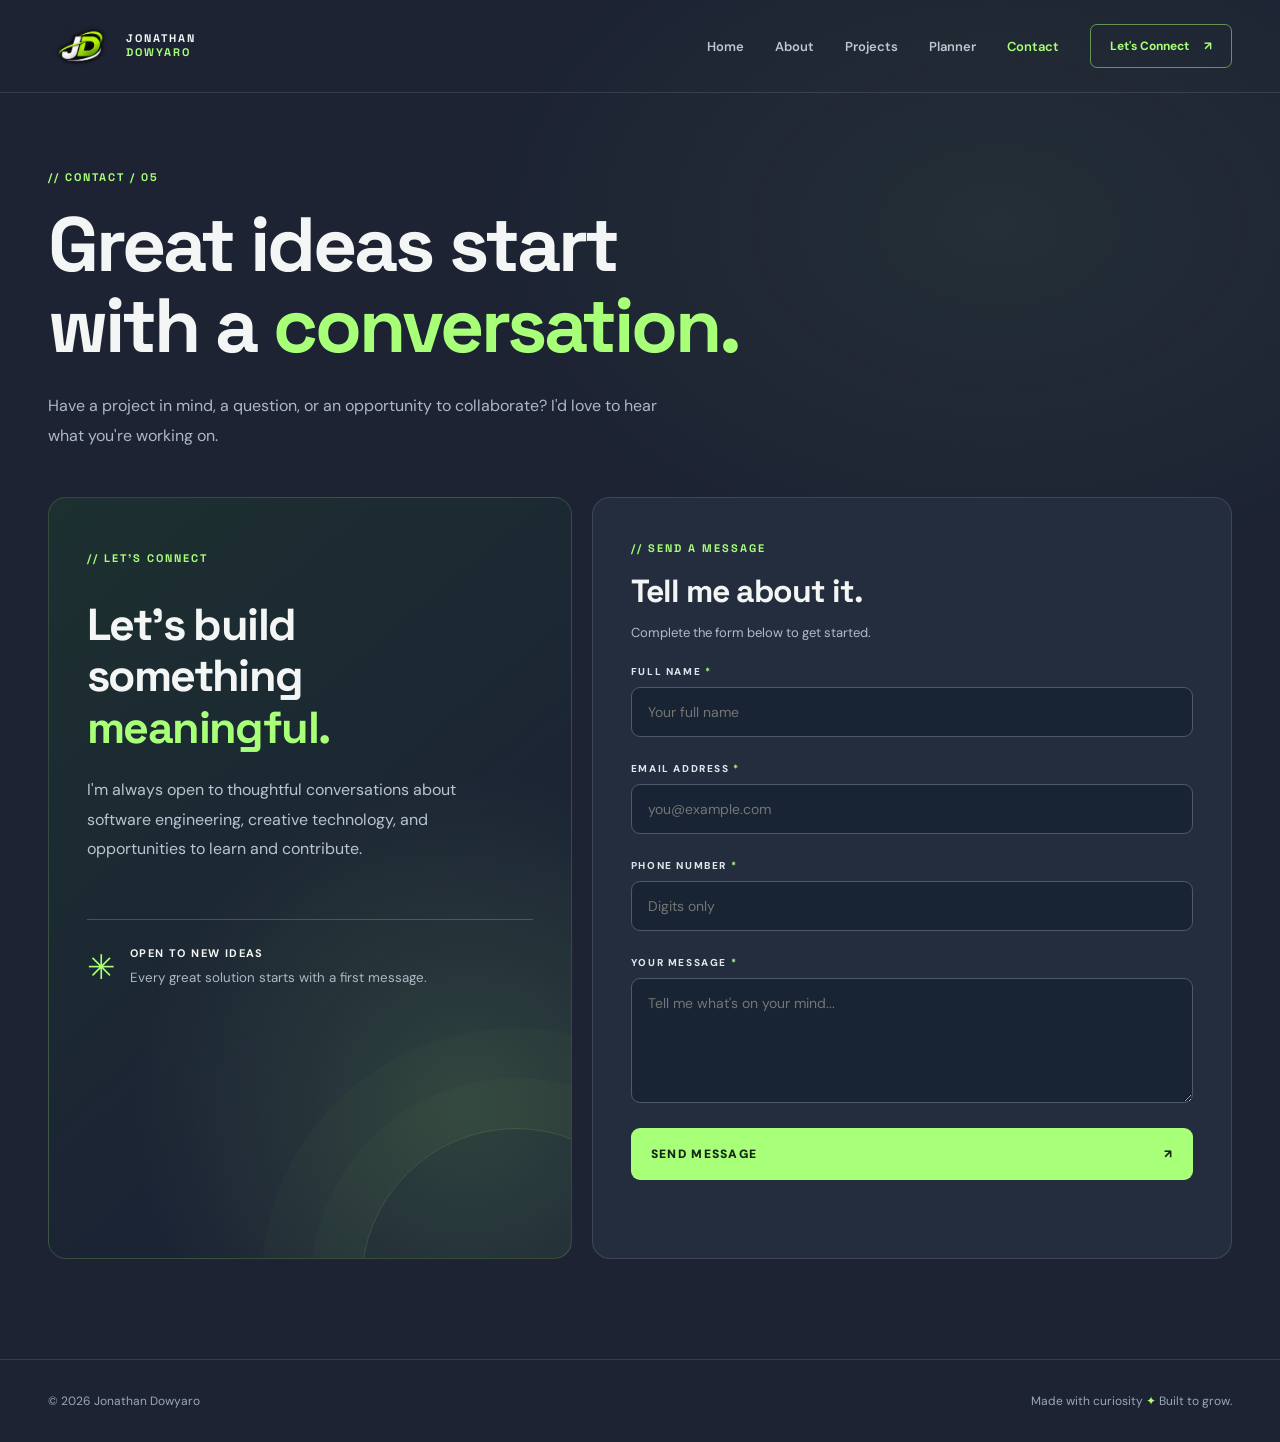
<file: contact.html>
<!DOCTYPE html><html lang="en"><head><meta charset="UTF-8"><meta name="viewport" content="width=device-width, initial-scale=1"><meta name="theme-color" content="#1D2333"><meta name="description" content="Jonathan Dowyaro — aspiring software engineer. Explore his journey, work and ideas."><title>Contact | Jonathan Dowyaro</title><link rel="stylesheet" href="styles.css"><script src="script.js" defer></script></head><body><header class="site-header"><div class="shell header-inner"><a href="index.html" class="brand" aria-label="Jonathan Dowyaro homepage"><img class="brand-logo" src="assets/jd-logo.png" alt="JD logo" width="72" height="72"><span class="brand-name">JONATHAN<span>DOWYARO</span></span></a><button class="menu-toggle" type="button" aria-expanded="false" aria-controls="main-nav" aria-label="Toggle navigation"><span></span><span></span><span></span></button><nav id="main-nav" class="nav" aria-label="Main navigation"><a class="nav-link " href="index.html" >Home</a><a class="nav-link " href="about.html" >About</a><a class="nav-link " href="projects.html" >Projects</a><a class="nav-link " href="planner.html" >Planner</a><a class="nav-link active" href="contact.html" aria-current="page">Contact</a><a class="nav-cta" href="contact.html">Let's Connect <span aria-hidden="true">↗</span></a></nav></div></header><main class="contact-main shell"><div class="contact-heading"><span class="section-tag">// CONTACT / 05</span><h1>Great ideas start<br>with a <em>conversation.</em></h1><p>Have a project in mind, a question, or an opportunity to collaborate? I'd love to hear what you're working on.</p></div><div class="contact-layout"><aside class="contact-aside"><span class="section-tag">// LET'S CONNECT</span><h2>Let's build<br>something <em>meaningful.</em></h2><p>I'm always open to thoughtful conversations about software engineering, creative technology, and opportunities to learn and contribute.</p><div class="contact-divider"></div><div class="contact-aside-foot"><span class="contact-spark">✳</span><div><strong>OPEN TO NEW IDEAS</strong><small>Every great solution starts with a first message.</small></div></div><div class="contact-orbit" aria-hidden="true"></div></aside><section class="contact-form-panel" aria-labelledby="contact-form-heading"><div class="contact-form-heading"><span class="section-tag">// SEND A MESSAGE</span><h2 id="contact-form-heading">Tell me about it.</h2><p>Complete the form below to get started.</p></div><form id="contact-form" novalidate><div class="contact-field"><label for="contact-name">FULL NAME <span>*</span></label><input id="contact-name" name="name" type="text" maxlength="100" autocomplete="name" placeholder="Your full name" required><small class="field-error" id="name-error"></small></div><div class="contact-field"><label for="contact-email">EMAIL ADDRESS <span>*</span></label><input id="contact-email" name="email" type="email" maxlength="254" autocomplete="email" placeholder="you@example.com" required><small class="field-error" id="email-error"></small></div><div class="contact-field"><label for="contact-phone">PHONE NUMBER <span>*</span></label><input id="contact-phone" name="phone" type="tel" inputmode="numeric" pattern="[0-9]+" maxlength="20" autocomplete="tel" placeholder="Digits only" required><small class="field-error" id="phone-error"></small></div><div class="contact-field"><label for="contact-message">YOUR MESSAGE <span>*</span></label><textarea id="contact-message" name="message" maxlength="2000" rows="5" placeholder="Tell me what's on your mind..." required></textarea><small class="field-error" id="message-error"></small></div><button type="submit" class="contact-send">SEND MESSAGE <span aria-hidden="true">↗</span></button><p id="contact-status" class="contact-status" role="status" aria-live="polite"></p></form></section></div><div class="contact-success" id="contact-success" hidden role="dialog" aria-modal="true" aria-labelledby="contact-success-title"><div class="contact-success-card"><div class="success-icon" aria-hidden="true">✓</div><span class="section-tag">// SUBMISSION COMPLETE</span><h2 id="contact-success-title">Information recorded.</h2><p>Your information has been recorded in this browser. Returning to the homepage...</p><div class="success-progress"><span></span></div><a href="index.html">Return home now ↗</a></div></div></main><footer class="site-footer"><div class="shell footer-inner"><span>© <span id="year">2026</span> Jonathan Dowyaro</span><span>Made with curiosity <span class="lime">✦</span> Built to grow.</span></div></footer><script src="contact.js" defer></script></body></html>
</file>
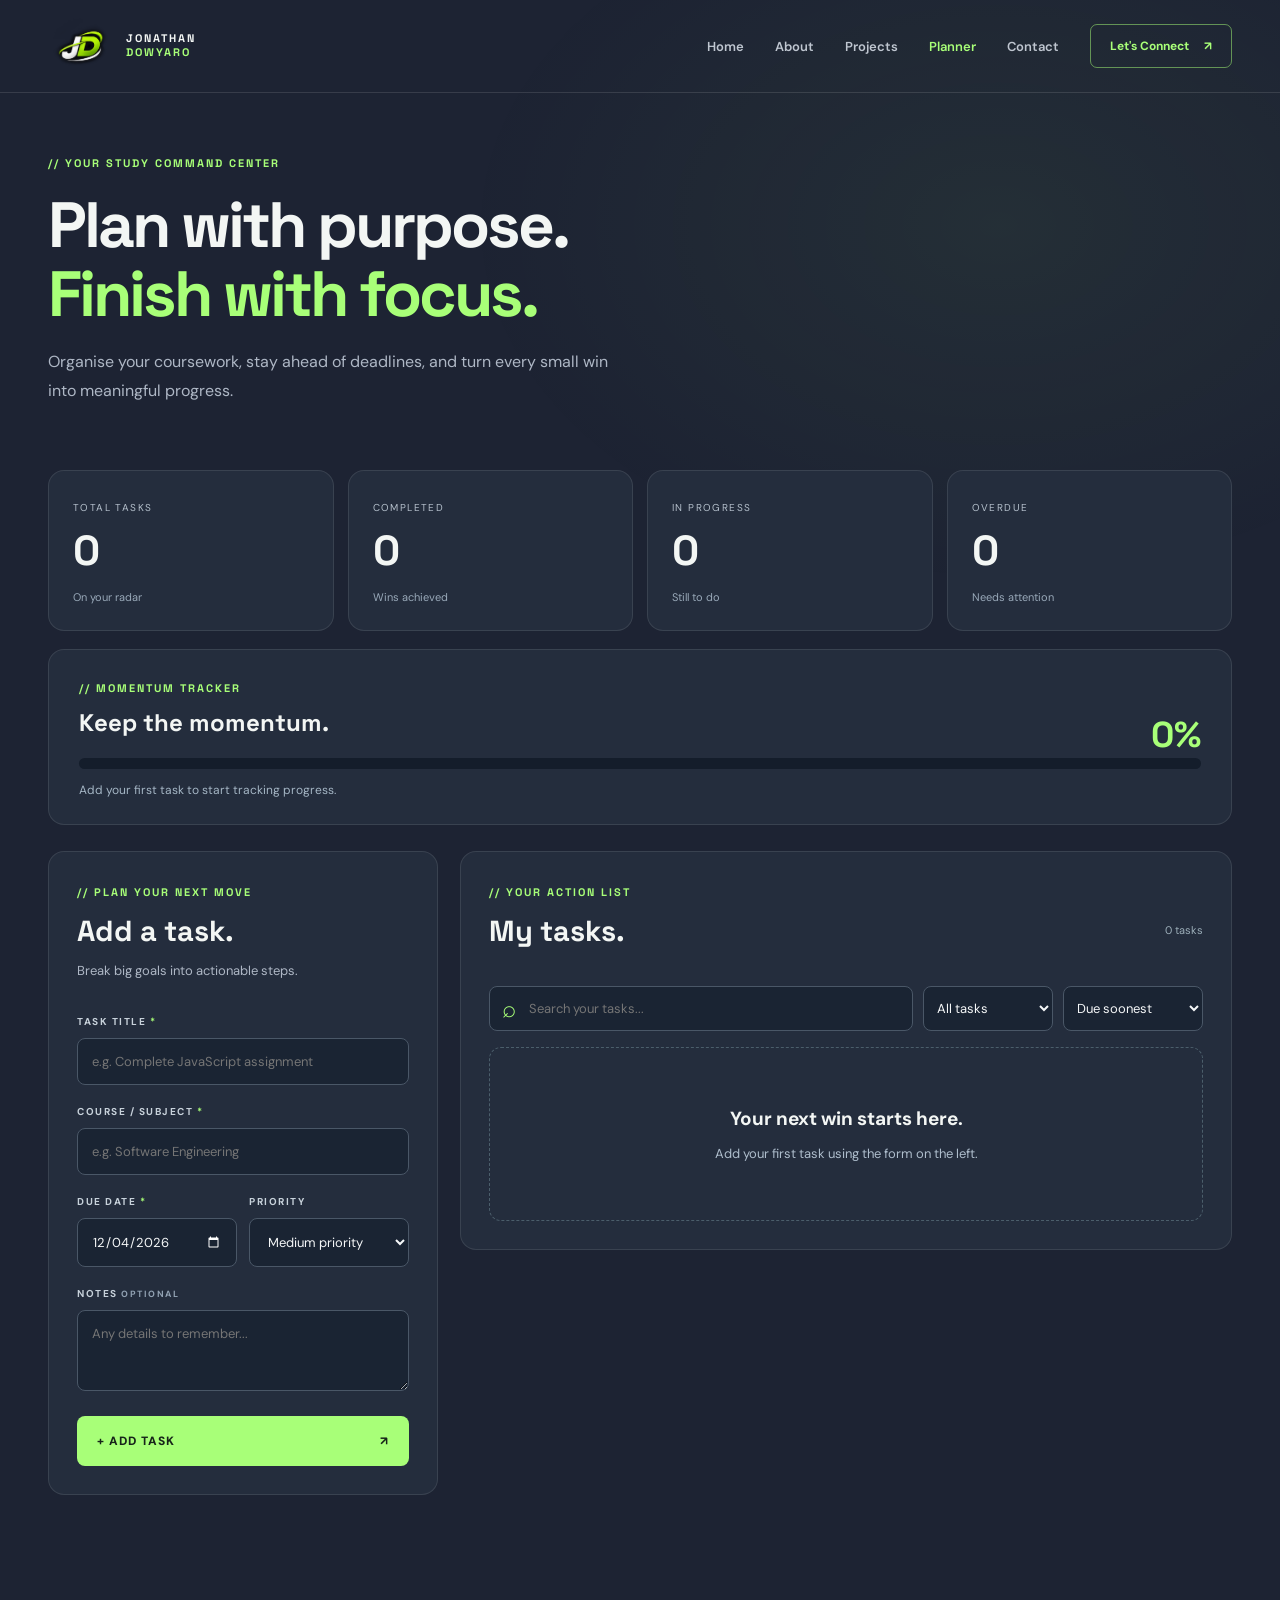
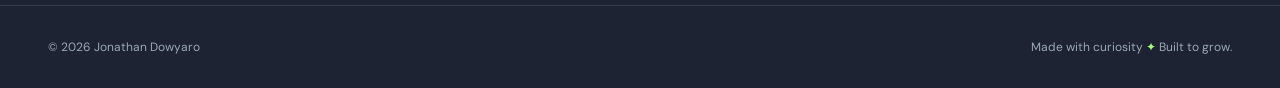
<file: planner.html>
<!DOCTYPE html><html lang="en"><head><meta charset="UTF-8"><meta name="viewport" content="width=device-width, initial-scale=1"><meta name="theme-color" content="#1D2333"><meta name="description" content="Jonathan Dowyaro — aspiring software engineer. Explore his journey, work and ideas."><title>Planner | Jonathan Dowyaro</title><link rel="stylesheet" href="styles.css"><script src="script.js" defer></script></head><body><header class="site-header"><div class="shell header-inner"><a href="index.html" class="brand" aria-label="Jonathan Dowyaro homepage"><img class="brand-logo" src="assets/jd-logo.png" alt="JD logo" width="72" height="72"><span class="brand-name">JONATHAN<span>DOWYARO</span></span></a><button class="menu-toggle" type="button" aria-expanded="false" aria-controls="main-nav" aria-label="Toggle navigation"><span></span><span></span><span></span></button><nav id="main-nav" class="nav" aria-label="Main navigation"><a class="nav-link " href="index.html" >Home</a><a class="nav-link " href="about.html" >About</a><a class="nav-link " href="projects.html" >Projects</a><a class="nav-link active" href="planner.html" aria-current="page">Planner</a><a class="nav-link " href="contact.html" >Contact</a><a class="nav-cta" href="contact.html">Let's Connect <span aria-hidden="true">↗</span></a></nav></div></header><main class="planner-main shell"><section class="planner-hero"><div><span class="section-tag">// YOUR STUDY COMMAND CENTER</span><h1>Plan with purpose.<br><em>Finish with focus.</em></h1><p>Organise your coursework, stay ahead of deadlines, and turn every small win into meaningful progress.</p></div></section><section class="planner-stats" aria-label="Task statistics"><div class="stat"><span>TOTAL TASKS</span><strong id="stat-total">0</strong><small>On your radar</small></div><div class="stat"><span>COMPLETED</span><strong id="stat-done">0</strong><small>Wins achieved</small></div><div class="stat"><span>IN PROGRESS</span><strong id="stat-pending">0</strong><small>Still to do</small></div><div class="stat"><span>OVERDUE</span><strong id="stat-overdue">0</strong><small>Needs attention</small></div></section><section class="planner-progress"><div class="progress-copy"><div><span class="section-tag">// MOMENTUM TRACKER</span><h2>Keep the momentum.</h2></div><strong id="progress-percent">0%</strong></div><div class="progress-track" role="progressbar" id="progressbar" aria-valuemin="0" aria-valuemax="100" aria-valuenow="0" aria-label="Task completion"><div id="progress-fill"></div></div><p id="progress-note">Add your first task to start tracking progress.</p></section><div class="planner-layout"><section class="planner-panel add-panel"><div class="panel-heading"><span class="section-tag">// PLAN YOUR NEXT MOVE</span><h2 id="form-heading">Add a task.</h2><p>Break big goals into actionable steps.</p></div><form id="task-form" novalidate><label for="task-title">TASK TITLE <span>*</span></label><input id="task-title" maxlength="90" required placeholder="e.g. Complete JavaScript assignment"><label for="task-course">COURSE / SUBJECT <span>*</span></label><input id="task-course" maxlength="65" required placeholder="e.g. Software Engineering"><div class="form-pair"><div><label for="task-date">DUE DATE <span>*</span></label><input id="task-date" type="date" required></div><div><label for="task-priority">PRIORITY</label><select id="task-priority"><option value="High">High priority</option><option value="Medium" selected>Medium priority</option><option value="Low">Low priority</option></select></div></div><label for="task-notes">NOTES <small>OPTIONAL</small></label><textarea id="task-notes" maxlength="400" rows="3" placeholder="Any details to remember..."></textarea><p id="form-error" class="form-error" role="alert" hidden></p><button class="planner-submit" type="submit" id="submit-task">+ ADD TASK <span>↗</span></button><button type="button" id="cancel-edit" class="cancel-edit" hidden>Cancel editing</button></form></section><section class="planner-panel tasks-panel"><div class="panel-heading"><span class="section-tag">// YOUR ACTION LIST</span><div class="task-title-row"><h2>My tasks.</h2><span id="task-count">0 tasks</span></div></div><div class="task-toolbar"><label class="task-search"><span aria-hidden="true">⌕</span><input id="task-search" type="search" placeholder="Search your tasks..." aria-label="Search tasks"></label><select id="status-filter" aria-label="Filter by status"><option value="all">All tasks</option><option value="pending">To do</option><option value="completed">Completed</option><option value="overdue">Overdue</option></select><select id="task-sort" aria-label="Sort tasks"><option value="date">Due soonest</option><option value="priority">Priority first</option><option value="newest">Newest first</option></select></div><div id="task-list" class="task-list" aria-live="polite"></div></section></div></main><footer class="site-footer"><div class="shell footer-inner"><span>© <span id="year">2026</span> Jonathan Dowyaro</span><span>Made with curiosity <span class="lime">✦</span> Built to grow.</span></div></footer><script src="planner.js" defer></script></body></html>
</file>
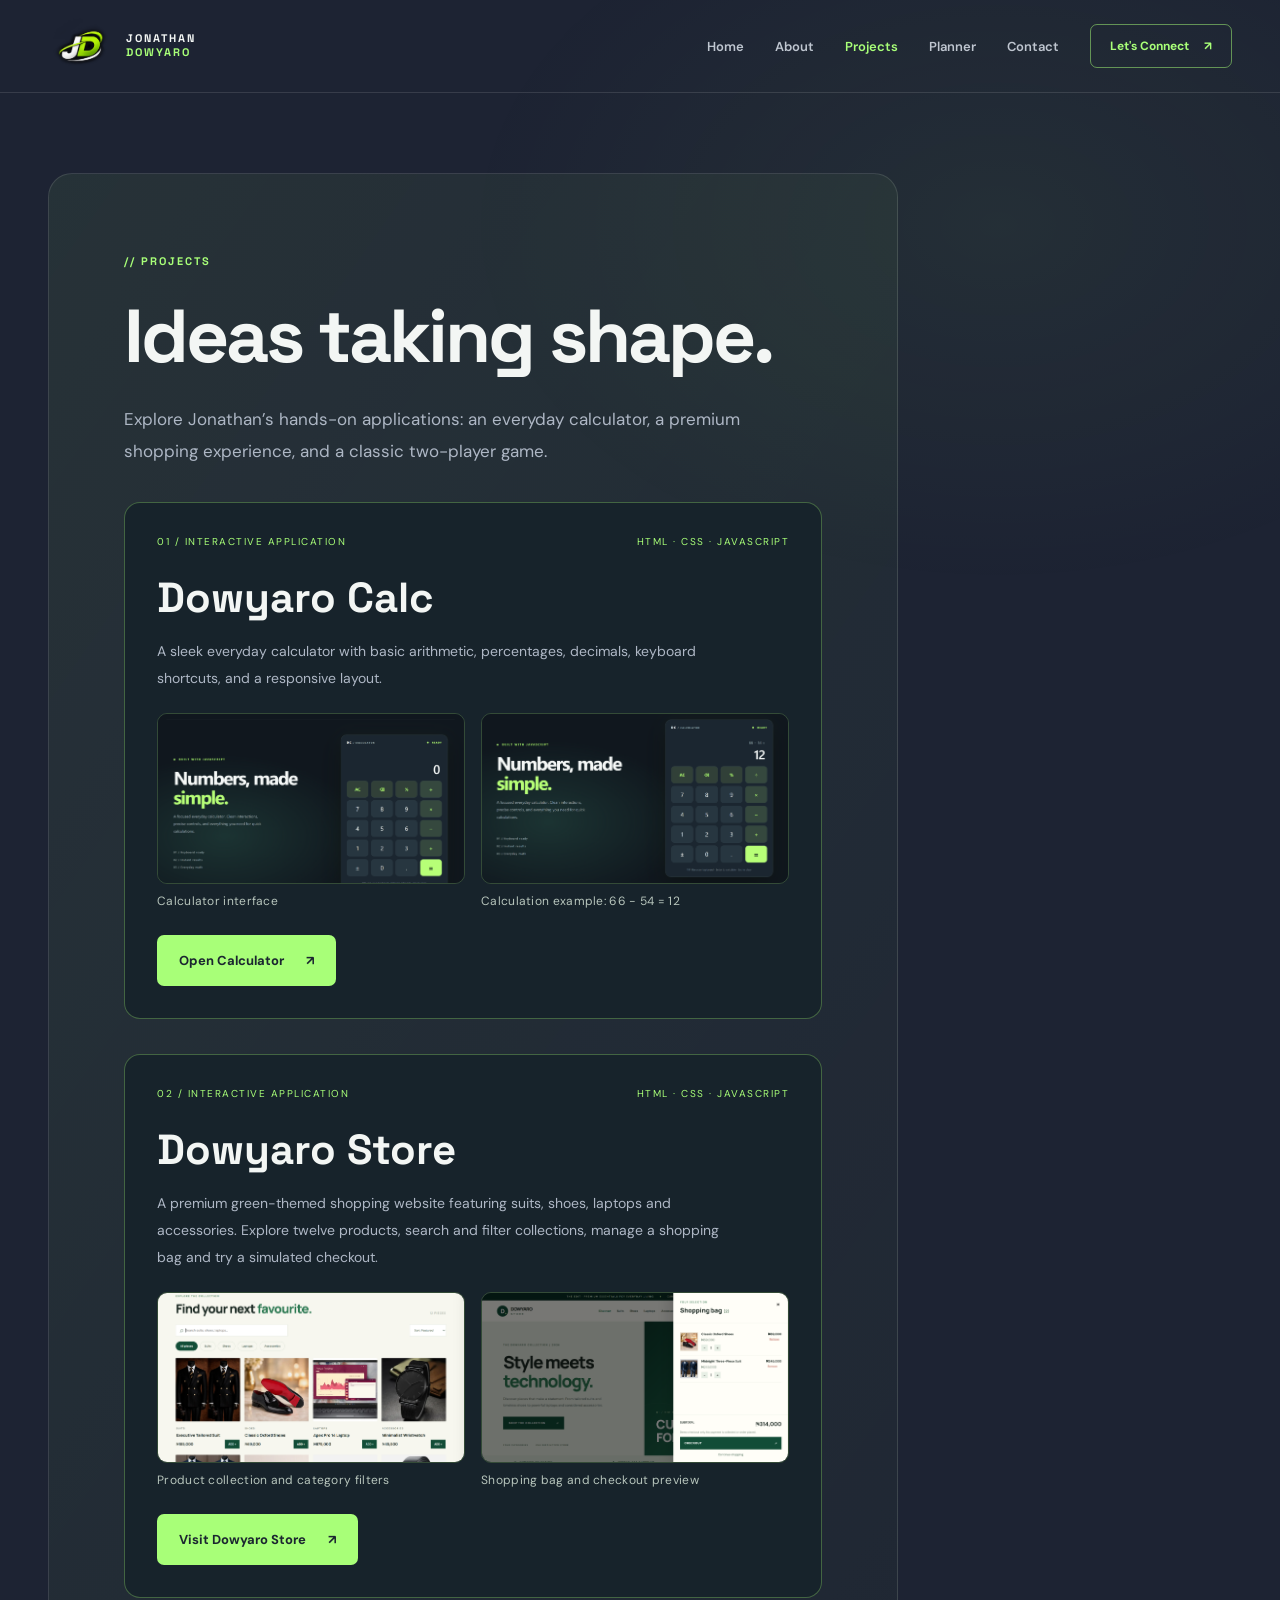
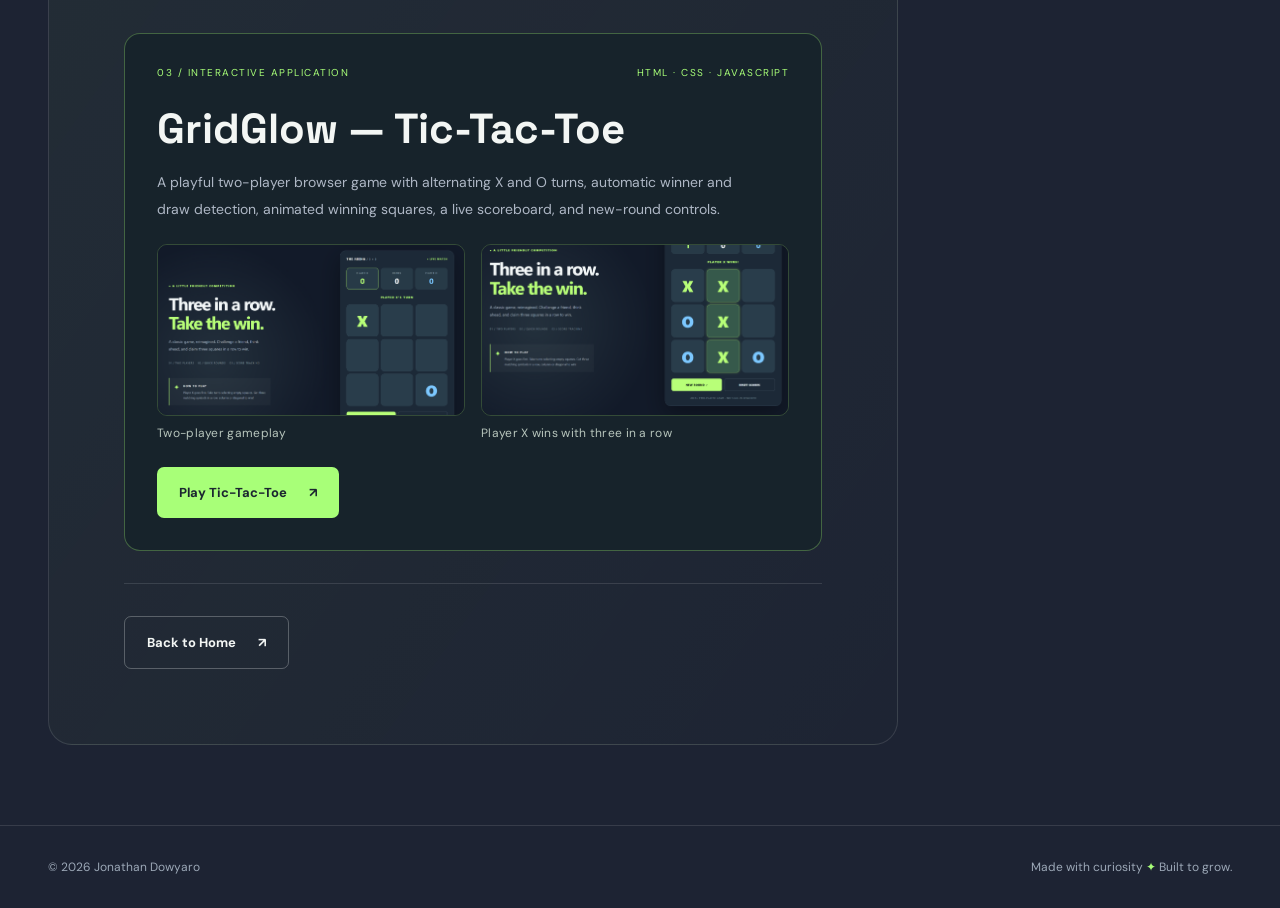
<file: projects.html>
<!DOCTYPE html><html lang="en"><head><meta charset="UTF-8"><meta name="viewport" content="width=device-width, initial-scale=1"><meta name="theme-color" content="#1D2333"><meta name="description" content="Jonathan Dowyaro — aspiring software engineer. Explore his journey, work and ideas."><title>Projects | Jonathan Dowyaro</title><link rel="stylesheet" href="styles.css"><script src="script.js" defer></script></head><body><header class="site-header"><div class="shell header-inner"><a href="index.html" class="brand" aria-label="Jonathan Dowyaro homepage"><img class="brand-logo" src="assets/jd-logo.png" alt="JD logo" width="72" height="72"><span class="brand-name">JONATHAN<span>DOWYARO</span></span></a><button class="menu-toggle" type="button" aria-expanded="false" aria-controls="main-nav" aria-label="Toggle navigation"><span></span><span></span><span></span></button><nav id="main-nav" class="nav" aria-label="Main navigation"><a class="nav-link " href="index.html" >Home</a><a class="nav-link " href="about.html" >About</a><a class="nav-link active" href="projects.html" aria-current="page">Projects</a><a class="nav-link " href="planner.html" >Planner</a><a class="nav-link " href="contact.html" >Contact</a><a class="nav-cta" href="contact.html">Let's Connect <span aria-hidden="true">↗</span></a></nav></div></header><main class="inner-main shell projects-glow-area"><div class="projects-pointer-glow" aria-hidden="true"></div><div class="inner-card"><span class="section-tag">// PROJECTS</span><h1>Ideas taking shape.</h1><p>Explore Jonathan’s hands-on applications: an everyday calculator, a premium shopping experience, and a classic two-player game.</p><div class="project-launch"><div class="project-launch-top"><span>01 / INTERACTIVE APPLICATION</span><span>HTML · CSS · JAVASCRIPT</span></div><h2>Dowyaro Calc</h2><p>A sleek everyday calculator with basic arithmetic, percentages, decimals, keyboard shortcuts, and a responsive layout.</p><div class="project-gallery" aria-label="Dowyaro Calc screenshots"><figure><img src="assets/dowyaro-calc-overview.png" alt="Dowyaro Calc initial calculator screen with dark layout and lime green accents" loading="lazy"><figcaption>Calculator interface</figcaption></figure><figure><img src="assets/dowyaro-calc-result.png" alt="Dowyaro Calc displaying 66 minus 54 equals 12" loading="lazy"><figcaption>Calculation example: 66 − 54 = 12</figcaption></figure></div><a class="btn btn-primary" href="projects/dowyaro-calc/index.html">Open Calculator <span aria-hidden="true">↗</span></a></div><div class="project-launch"><div class="project-launch-top"><span>02 / INTERACTIVE APPLICATION</span><span>HTML · CSS · JAVASCRIPT</span></div><h2>Dowyaro Store</h2><p>A premium green-themed shopping website featuring suits, shoes, laptops and accessories. Explore twelve products, search and filter collections, manage a shopping bag and try a simulated checkout.</p><div class="project-gallery" aria-label="Dowyaro Store screenshots"><figure><img src="assets/dowyaro-store-collection.png" alt="Dowyaro Store product collection showing suits, shoes, laptops and accessories with search and filters" loading="lazy"><figcaption>Product collection and category filters</figcaption></figure><figure><img src="assets/dowyaro-store-cart.png" alt="Dowyaro Store shopping bag showing two selected items, quantity controls and subtotal of ₦314,000" loading="lazy"><figcaption>Shopping bag and checkout preview</figcaption></figure></div><a class="btn btn-primary" href="projects/dowyaro-store/index.html">Visit Dowyaro Store <span aria-hidden="true">↗</span></a></div><div class="project-launch"><div class="project-launch-top"><span>03 / INTERACTIVE APPLICATION</span><span>HTML · CSS · JAVASCRIPT</span></div><h2>GridGlow — Tic-Tac-Toe</h2><p>A playful two-player browser game with alternating X and O turns, automatic winner and draw detection, animated winning squares, a live scoreboard, and new-round controls.</p><div class="project-gallery" aria-label="GridGlow Tic-Tac-Toe screenshots"><figure><img src="assets/gridglow-gameplay.png" alt="GridGlow Tic-Tac-Toe gameplay showing X and O on the board" loading="lazy"><figcaption>Two-player gameplay</figcaption></figure><figure><img src="assets/gridglow-victory.png" alt="GridGlow Tic-Tac-Toe showing Player X winning with three X marks highlighted vertically" loading="lazy"><figcaption>Player X wins with three in a row</figcaption></figure></div><a class="btn btn-primary" href="projects/tic-tac-toe/index.html">Play Tic-Tac-Toe <span aria-hidden="true">↗</span></a></div><div class="inner-line"></div><a class="btn btn-outline" href="index.html">Back to Home <span aria-hidden="true">↗</span></a></div></main><footer class="site-footer"><div class="shell footer-inner"><span>© <span id="year">2026</span> Jonathan Dowyaro</span><span>Made with curiosity <span class="lime">✦</span> Built to grow.</span></div></footer><script src="projects-glow.js" defer></script></body></html>
</file>
<file: styles.css>
@import url('https://fonts.googleapis.com/css2?family=DM+Sans:wght@400;500;600;700&family=Space+Grotesk:wght@400;500;600;700&display=swap');
:root{--bg:#1d2333;--bg2:#171d2b;--lime:#a8ff78;--white:#f3f6f4;--muted:#aeb7c5;--border:rgba(243,246,244,.12)}*{box-sizing:border-box}html{scroll-behavior:smooth}body{margin:0;background:var(--bg);color:var(--white);font-family:'DM Sans',Arial,sans-serif;-webkit-font-smoothing:antialiased}body:before{content:"";position:fixed;inset:0;pointer-events:none;background:radial-gradient(ellipse at 78% 25%,rgba(168,255,120,.055),transparent 38%);z-index:-1}a{color:inherit;text-decoration:none}button{font:inherit}.shell{width:min(1200px,calc(100% - 96px));margin-inline:auto}.site-header{position:relative;z-index:10;border-bottom:1px solid var(--border)}.header-inner{height:92px;display:flex;align-items:center;justify-content:space-between;gap:24px}.brand{display:flex;align-items:center;gap:12px}.brand-mark{font:700 27px 'Space Grotesk',sans-serif;letter-spacing:-2px;color:var(--white);border:1px solid rgba(168,255,120,.5);padding:8px 12px;line-height:1}.brand-dot,.lime{color:var(--lime)}.brand-name{font:700 11px/1.25 'Space Grotesk',sans-serif;letter-spacing:2px}.brand-name span{display:block;color:var(--lime)}.nav{display:flex;align-items:center;gap:31px}.nav-link{font-size:13px;font-weight:600;color:#bfc6d0;transition:color .2s}.nav-link:hover,.nav-link.active{color:var(--lime)}.nav-cta{padding:13px 19px;border:1px solid rgba(168,255,120,.5);border-radius:7px;color:var(--lime);font-size:12px;font-weight:700}.nav-cta:hover{background:rgba(168,255,120,.1)}.nav-cta span{margin-left:12px}.menu-toggle{display:none}.hero{min-height:695px;display:grid;grid-template-columns:1.05fr .95fr;align-items:center;gap:40px;padding-top:54px;padding-bottom:80px}.hero-copy{position:relative;z-index:2}.eyebrow{display:inline-flex;align-items:center;gap:11px;border:1px solid rgba(168,255,120,.2);border-radius:100px;padding:11px 17px;background:rgba(168,255,120,.045);color:#c7e7ba;font:700 10px 'Space Grotesk',sans-serif;letter-spacing:1.8px}.pulse,.status-dot{height:7px;width:7px;border-radius:50%;background:var(--lime);box-shadow:0 0 0 4px rgba(168,255,120,.1)}.intro-label{font:700 12px 'Space Grotesk',sans-serif;letter-spacing:4px;color:#b4bdcb;margin:41px 0 12px}.hero h1{font:700 clamp(64px,7vw,103px)/.99 'Space Grotesk',sans-serif;letter-spacing:-6px;margin:0 0 26px}.period{color:var(--white)}.hero-role{display:flex;align-items:center;gap:13px;color:#e0e8e4;font:500 20px 'Space Grotesk',sans-serif;margin:0 0 25px}.role-line{width:35px;height:2px;background:var(--lime)}.hero-description{max-width:490px;font-size:15px;line-height:1.95;color:var(--muted);margin:0 0 33px}.hero-actions{display:flex;flex-wrap:wrap;gap:13px}.btn{display:inline-flex;align-items:center;justify-content:center;gap:22px;border-radius:7px;padding:17px 22px;font-weight:700;font-size:13px;transition:transform .2s,background .2s}.btn:hover{transform:translateY(-3px)}.btn-primary{background:var(--lime);color:#1b2630}.btn-primary:hover{background:#c4ffa3}.btn-outline{border:1px solid rgba(243,246,244,.27);color:var(--white)}.btn-outline:hover{border-color:var(--lime)}.hero-meta{display:flex;align-items:center;gap:15px;margin-top:66px;color:#9ba6b7;font-size:11px;letter-spacing:.2px}.hero-meta b{color:var(--lime);font-family:'Space Grotesk',sans-serif;margin-right:5px}.meta-divider{height:14px;width:1px;background:rgba(243,246,244,.22)}.hero-art{height:595px;position:relative;display:flex;align-items:center;justify-content:center}.portrait-frame{position:relative;z-index:2;width:85%;height:88%;border-radius:230px 230px 28px 28px;overflow:hidden;border:1px solid rgba(168,255,120,.45);box-shadow:0 32px 100px rgba(0,0,0,.25)}.portrait-frame:after{content:"";position:absolute;inset:0;box-shadow:inset 0 -75px 90px rgba(20,27,38,.25);pointer-events:none}.portrait-frame img{width:100%;height:100%;object-fit:cover;object-position:50% 31%;display:block}.portrait-orbit{position:absolute;border:1px solid rgba(168,255,120,.15);border-radius:50%;width:95%;aspect-ratio:1;transform:rotate(-18deg)}.orbit-two{width:110%;border-style:dashed;border-color:rgba(168,255,120,.08)}.floating-card{position:absolute;z-index:3;background:#262e3c;border:1px solid rgba(168,255,120,.3);border-radius:9px;box-shadow:0 14px 35px rgba(0,0,0,.25);font:700 10px 'Space Grotesk',sans-serif;letter-spacing:1px}.floating-top{left:-3%;top:23%;padding:12px 16px;display:flex;align-items:center;gap:10px}.floating-icon{color:var(--lime);font-size:20px}.floating-top strong{color:var(--lime)}.floating-bottom{right:-5%;bottom:19%;padding:15px 18px;display:flex;align-items:center;gap:10px}.spark{color:var(--lime);font-size:18px}.hero-coordinate{position:absolute;bottom:0;right:5%;font:600 9px 'Space Grotesk',sans-serif;letter-spacing:2px;color:#8c98a8}.value-strip{border-block:1px solid var(--border);background:#19202e}.strip-inner{display:flex;align-items:center;justify-content:space-between;gap:25px;padding-block:25px}.strip-inner p{font:700 10px 'Space Grotesk',sans-serif;color:var(--lime);letter-spacing:3px;margin:0}.strip-inner div{font:500 clamp(12px,1.5vw,18px) 'Space Grotesk',sans-serif}.strip-inner div span{color:var(--lime);margin-inline:17px}.below{display:grid;grid-template-columns:1fr 1fr;gap:60px;align-items:center;padding-block:100px}.section-tag{color:var(--lime);font:700 11px 'Space Grotesk',sans-serif;letter-spacing:2px}.below h2{font:700 clamp(35px,4vw,54px)/1.15 'Space Grotesk',sans-serif;letter-spacing:-2px;margin:18px 0 0}.below p{font-size:15px;line-height:2;color:var(--muted)}.site-footer{border-top:1px solid var(--border)}.footer-inner{min-height:82px;display:flex;align-items:center;justify-content:space-between;gap:20px;color:#9ca8b7;font-size:12px}.inner-main{min-height:calc(100vh - 174px);display:flex;align-items:center;padding-block:80px}.inner-card{width:100%;max-width:850px;border:1px solid var(--border);border-radius:24px;padding:clamp(32px,6vw,75px);background:linear-gradient(125deg,rgba(168,255,120,.07),rgba(168,255,120,.008))}.inner-card h1{font:700 clamp(42px,6vw,75px)/1.1 'Space Grotesk',sans-serif;letter-spacing:-3px;margin:25px 0}.inner-card p{font-size:17px;color:var(--muted);line-height:1.9;max-width:620px}.inner-line{height:1px;background:var(--border);margin:32px 0}@media(max-width:1050px){.shell{width:min(100% - 54px,1200px)}.nav{gap:18px}.hero{gap:15px}.hero h1{font-size:clamp(60px,7vw,88px)}.hero-art{height:520px}.floating-top{left:-6%}.floating-bottom{right:-5%}}@media(max-width:760px){.shell{width:calc(100% - 38px)}.header-inner{height:75px}.menu-toggle{display:flex;flex-direction:column;gap:5px;justify-content:center;width:42px;height:42px;background:none;border:1px solid var(--border);border-radius:8px;cursor:pointer;padding:11px}.menu-toggle span{height:2px;width:100%;background:var(--lime)}.nav{display:none;position:absolute;top:75px;left:0;right:0;padding:22px 19px 28px;background:#1d2333;border-bottom:1px solid var(--border);flex-direction:column;align-items:stretch;gap:20px}.nav.open{display:flex}.nav-cta{text-align:center}.hero{grid-template-columns:1fr;padding-top:48px;padding-bottom:50px;gap:35px}.hero h1{font-size:clamp(60px,12vw,85px);letter-spacing:-4px}.hero-description{max-width:650px}.hero-meta{margin-top:35px;flex-wrap:wrap}.hero-art{height:510px;max-width:500px;width:100%;margin-inline:auto}.portrait-frame{width:77%;height:91%}.floating-top{left:0;top:19%}.floating-bottom{right:0;bottom:16%}.hero-coordinate{bottom:-7px}.strip-inner{flex-direction:column;align-items:flex-start}.strip-inner div{line-height:2}.strip-inner div span{margin-inline:7px}.below{grid-template-columns:1fr;gap:15px;padding-block:65px}.footer-inner{flex-direction:column;justify-content:center;text-align:center;padding-block:22px}.inner-main{min-height:65vh}}@media(max-width:420px){.hero h1{font-size:59px}.hero-role{font-size:16px}.hero-art{height:410px}.floating-card{font-size:8px}.floating-top{left:-3%}.floating-bottom{right:-3%}.hero-meta{gap:9px;font-size:10px}.btn{padding:15px 17px;gap:12px}.hero-description{font-size:14px}}@media(prefers-reduced-motion:reduce){html{scroll-behavior:auto}*,*:before,*:after{transition:none!important;animation:none!important}}

/* Official JD brand logo */
.brand-logo{display:block;width:66px;height:66px;object-fit:contain;flex-shrink:0}
@media(max-width:760px){.brand-logo{width:54px;height:54px}}

/* Stage 2 — About page */
.about-main{overflow:hidden}.about-hero{display:grid;grid-template-columns:1.08fr .92fr;align-items:center;gap:clamp(40px,6vw,95px);padding-block:90px 110px}.about-heading h1,.about-section h2{font:700 clamp(40px,5vw,72px)/1.08 'Space Grotesk',sans-serif;letter-spacing:-3px;margin:22px 0 28px}.about-heading p,.about-section p{font-size:15px;line-height:1.95;color:var(--muted)}.about-heading .about-lead{font-size:19px;color:#e9f2eb;line-height:1.8}.about-heading strong{color:var(--lime)}.about-tags{display:flex;flex-wrap:wrap;gap:9px;margin-top:35px}.about-tags span{border:1px solid rgba(168,255,120,.26);padding:10px 12px;border-radius:5px;color:var(--lime);font:700 9px 'Space Grotesk',sans-serif;letter-spacing:1.3px}.about-portrait{margin:0;position:relative;border-radius:22px;overflow:hidden;border:1px solid rgba(168,255,120,.3);background:#131925;box-shadow:0 30px 100px rgba(0,0,0,.25)}.about-portrait img{display:block;width:100%;height:650px;object-fit:cover;object-position:center 30%}.about-portrait figcaption{display:flex;align-items:center;gap:10px;flex-wrap:wrap;background:#131a25;padding:20px 24px;font:700 10px 'Space Grotesk',sans-serif;letter-spacing:1px}.about-portrait figcaption span:last-child{color:var(--muted);font-weight:500}.about-section{padding-block:100px}.about-panel{background:#171d2b;border-block:1px solid var(--border)}.about-section-heading{margin-bottom:34px}.about-section h2{font-size:clamp(38px,4.4vw,60px);margin-bottom:12px}.about-two{display:grid;grid-template-columns:1fr 1fr;gap:65px}.principle-grid{display:grid;grid-template-columns:repeat(2,minmax(0,1fr));gap:17px}.principle-card,.skill-card{border:1px solid var(--border);background:linear-gradient(135deg,rgba(168,255,120,.045),transparent);border-radius:15px;padding:32px;transition:border-color .2s,transform .2s}.principle-card:hover,.skill-card:hover{border-color:rgba(168,255,120,.5);transform:translateY(-3px)}.principle-num,.skill-card>span{font:700 12px 'Space Grotesk',sans-serif;color:var(--lime)}.principle-card h3,.skill-card h3{font:700 22px/1.3 'Space Grotesk',sans-serif;margin:22px 0 10px}.principle-card p,.skill-card p{margin:0;font-size:14px}.about-note{max-width:660px}.skill-grid{display:grid;grid-template-columns:repeat(4,minmax(0,1fr));gap:14px}.skill-card{padding:25px}.skill-card h3{font-size:17px}.skill-card p{font-size:13px}.about-vision{display:grid;grid-template-columns:1fr 1fr;gap:65px}.about-manifesto{font:700 20px/1.6 'Space Grotesk',sans-serif;margin:27px 0}.about-manifesto span{color:var(--lime)}@media(max-width:980px){.about-hero{gap:30px}.about-portrait img{height:540px}.skill-grid{grid-template-columns:repeat(2,minmax(0,1fr))}}@media(max-width:760px){.about-hero,.about-two,.about-vision{grid-template-columns:1fr}.about-hero{padding-block:55px 70px}.about-portrait{max-width:510px}.about-portrait img{height:auto;max-height:620px;object-fit:contain}.about-section{padding-block:65px}.principle-grid{grid-template-columns:1fr}.about-vision{gap:10px}.about-heading h1{letter-spacing:-2px}}@media(max-width:420px){.skill-grid{grid-template-columns:1fr}.about-portrait figcaption{font-size:9px}.principle-card{padding:24px}}

.project-launch{border:1px solid rgba(168,255,120,.3);background:#17232b;border-radius:16px;padding:32px;margin-top:35px}.project-launch-top{display:flex;justify-content:space-between;flex-wrap:wrap;gap:10px;font-size:10px;letter-spacing:1.5px;color:#a8ff78}.project-launch h2{font:700 clamp(28px,4vw,42px) 'Space Grotesk',sans-serif;margin:23px 0 0}.project-launch p{font-size:14px;max-width:590px;margin-bottom:22px}

.project-gallery{display:grid;grid-template-columns:repeat(2,minmax(0,1fr));gap:16px;margin:22px 0 26px}.project-gallery figure{margin:0;min-width:0}.project-gallery img{display:block;width:100%;height:auto;aspect-ratio:1.8;object-fit:cover;object-position:center;border-radius:10px;border:1px solid rgba(180,255,110,.18)}.project-gallery figcaption{color:#b7c5bc;font-size:12px;letter-spacing:.3px;margin-top:9px}@media(max-width:620px){.project-gallery{grid-template-columns:1fr}.project-gallery img{aspect-ratio:auto}}

/* Stage 4 — academic planner */
.planner-main{padding-top:58px;padding-bottom:110px}.planner-hero{display:flex;justify-content:space-between;align-items:end;gap:30px;padding:0 0 48px}.planner-hero h1{font:700 clamp(42px,5vw,72px)/1.08 'Space Grotesk',sans-serif;letter-spacing:-3px;margin:19px 0}.planner-hero h1 em{font-style:normal;color:var(--lime)}.planner-hero p{color:var(--muted);line-height:1.8;max-width:580px}.hero-date{border:1px solid #a8ff783f;background:#a8ff7809;border-radius:16px;padding:23px;min-width:235px;display:flex;flex-direction:column;gap:9px}.hero-date span,.hero-date small{font-size:10px;letter-spacing:1.2px;color:var(--muted)}.hero-date strong{font:700 19px 'Space Grotesk';color:var(--lime)}.planner-stats{display:grid;grid-template-columns:repeat(4,1fr);gap:14px}.stat,.planner-panel,.planner-progress{background:#242d3d;border:1px solid #ffffff19;border-radius:16px}.stat{padding:24px}.stat span{font-size:10px;letter-spacing:1.4px;color:#b5c0cc}.stat strong{display:block;font:700 42px 'Space Grotesk';margin:8px 0}.stat small{color:#99a9b9;font-size:11px}.planner-progress{padding:26px 30px;margin:18px 0 26px}.progress-copy{display:flex;justify-content:space-between;align-items:end}.progress-copy h2{font:700 24px 'Space Grotesk';margin:10px 0 20px}.progress-copy>strong{font:700 36px 'Space Grotesk';color:var(--lime)}.progress-track{height:11px;border-radius:50px;background:#141d2b;overflow:hidden}.progress-track>div{width:0;height:100%;background:linear-gradient(90deg,#70d68c,#b3ff75);border-radius:50px;transition:width .3s}.planner-progress>p{color:#a5b6c5;font-size:12px;margin:13px 0 0}.planner-layout{display:grid;grid-template-columns:390px minmax(0,1fr);gap:22px;align-items:start}.planner-panel{padding:28px}.panel-heading h2{font:700 29px 'Space Grotesk';margin:11px 0}.panel-heading p{color:var(--muted);font-size:13px}.add-panel form{margin-top:26px;display:flex;flex-direction:column;gap:10px}.add-panel label{font-size:10px;letter-spacing:1.5px;color:#c8d2db;font-weight:700;margin-top:10px}.add-panel label span{color:var(--lime)}.add-panel label small{font-size:9px;color:#92a2b3}.add-panel input,.add-panel select,.add-panel textarea,.task-toolbar input,.task-toolbar select{width:100%;border:1px solid #4a5767;border-radius:8px;background:#1a2433;color:#f5f7f8;padding:14px;font:inherit;font-size:13px;outline:none}.add-panel input:focus,.add-panel select:focus,.add-panel textarea:focus,.task-toolbar input:focus{border-color:var(--lime)}.add-panel input[type=date]{color-scheme:dark}.form-pair{display:grid;grid-template-columns:1fr 1fr;gap:12px}.form-pair>div{display:flex;flex-direction:column;gap:10px}.planner-submit{margin-top:15px;padding:17px 20px;background:var(--lime);color:#17241a;border:0;border-radius:8px;font-weight:800;font-size:12px;letter-spacing:1px;display:flex;justify-content:space-between;cursor:pointer}.planner-submit:hover{background:#cbffad}.cancel-edit{background:transparent;border:1px solid #5d7080;border-radius:8px;color:#dce5eb;padding:12px;cursor:pointer}.form-error{background:#6c2e3a;color:#fff1f1;border-radius:7px;padding:12px;font-size:12px;margin:0}.task-title-row{display:flex;justify-content:space-between;align-items:center;gap:12px}.task-title-row>span{font-size:11px;color:#9caeb9}.task-toolbar{display:grid;grid-template-columns:minmax(120px,1fr) 130px 140px;gap:10px;margin:26px 0 16px}.task-search{display:flex;align-items:center;gap:6px;background:#1a2433;border:1px solid #4a5767;border-radius:8px;padding-left:12px}.task-search span{font-size:24px;color:var(--lime)}.task-toolbar .task-search input{border:0;background:transparent;padding:12px 7px}.task-toolbar select{padding:12px 9px}.task-list{display:grid;gap:12px}.task-item{border:1px solid #435366;background:#1d2838;border-radius:12px;padding:18px;display:grid;grid-template-columns:auto minmax(0,1fr) auto;gap:13px;align-items:start}.task-check{width:23px;height:23px;border-radius:50%;border:2px solid var(--lime);background:transparent;color:#17241a;font-weight:800;cursor:pointer}.task-item.completed .task-check{background:var(--lime)}.task-item.completed .task-name{text-decoration:line-through;color:#92a4b0}.task-name{font-size:15px;font-weight:700;margin:0 0 7px;overflow-wrap:anywhere}.task-meta{display:flex;flex-wrap:wrap;gap:8px;color:#a7b7c6;font-size:11px}.task-notes{color:#9eaebd;font-size:12px;line-height:1.6;margin:11px 0 0;overflow-wrap:anywhere}.priority{font-size:10px;font-weight:700;border-radius:50px;padding:4px 8px}.priority.High{background:#613c3b;color:#ffd0ca}.priority.Medium{background:#605138;color:#ffdf9a}.priority.Low{background:#34554b;color:#b3f2d4}.overdue-label{color:#ffb1a5;font-weight:700}.task-actions{display:flex;gap:7px}.task-actions button{background:#304052;color:#e2ecf2;border:1px solid #4d6071;border-radius:6px;padding:7px 9px;font-size:11px;cursor:pointer}.task-actions button:hover{border-color:var(--lime)}.empty-tasks{text-align:center;padding:55px 20px;color:#aebdcc;border:1px dashed #4b5e6b;border-radius:12px;font-size:13px;line-height:1.7}.empty-tasks strong{display:block;font-size:19px;color:#f3f6f4;margin-bottom:8px}.planner-main button:focus-visible,.planner-main input:focus-visible,.planner-main select:focus-visible{outline:2px solid var(--lime);outline-offset:2px}@media(max-width:1050px){.planner-layout{grid-template-columns:1fr}.planner-hero{align-items:start}.task-toolbar{grid-template-columns:minmax(130px,1fr) 130px 140px}}@media(max-width:700px){.planner-main{padding-top:35px}.planner-hero{flex-direction:column}.hero-date{width:100%}.planner-stats{grid-template-columns:repeat(2,1fr)}.stat{padding:18px}.planner-panel{padding:18px}.task-toolbar{grid-template-columns:1fr 1fr}.task-search{grid-column:1/-1}.task-item{grid-template-columns:auto minmax(0,1fr)}.task-actions{grid-column:2}.planner-hero h1{letter-spacing:-2px}}@media(prefers-reduced-motion:reduce){.progress-track>div{transition:none}}

/* Soft lime mouse-following glow — projects page only */
.projects-glow-area{position:relative;isolation:isolate;--glow-x:80%;--glow-y:220px}.projects-pointer-glow{position:absolute;z-index:-1;pointer-events:none;inset:0;overflow:hidden}.projects-pointer-glow::before{content:"";position:absolute;left:var(--glow-x);top:var(--glow-y);width:420px;height:420px;transform:translate(-50%,-50%);border-radius:50%;background:radial-gradient(circle,rgba(171,255,91,.16) 0%,rgba(171,255,91,.075) 32%,rgba(171,255,91,0) 70%);filter:blur(34px);opacity:var(--glow-opacity,0);transition:opacity .4s ease;will-change:left,top;}.projects-glow-area>.inner-card{position:relative;z-index:1}@media(hover:none),(pointer:coarse),(prefers-reduced-motion:reduce){.projects-pointer-glow{display:none}}

/* Stage 5 contact page */
.contact-main{padding-top:72px;padding-bottom:100px}.contact-heading{max-width:850px;margin-bottom:45px}.contact-heading h1{font:700 clamp(43px,6vw,80px)/1.06 'Space Grotesk',sans-serif;letter-spacing:-3px;margin:18px 0 24px}.contact-heading h1 em,.contact-aside h2 em{font-style:normal;color:var(--lime)}.contact-heading>p{color:var(--muted);max-width:620px;line-height:1.9}.contact-layout{display:grid;grid-template-columns:0.9fr 1.1fr;gap:20px;align-items:stretch}.contact-aside{position:relative;overflow:hidden;min-height:630px;padding:48px 38px;background:radial-gradient(circle at 80% 80%,#a9ff7824,transparent 45%),linear-gradient(140deg,#1d3030,#1b2434 65%);border:1px solid #b4ff7829;border-radius:18px}.contact-aside h2{font:700 clamp(32px,3.5vw,49px)/1.15 'Space Grotesk',sans-serif;letter-spacing:-1.6px;margin:32px 0 22px}.contact-aside>p{max-width:390px;line-height:1.85;color:#b6c5d0}.contact-divider{height:1px;background:#ffffff30;margin:55px 0 25px}.contact-aside-foot{display:flex;gap:15px;align-items:center;position:relative;z-index:1}.contact-spark{color:var(--lime);font-size:34px}.contact-aside-foot strong{display:block;letter-spacing:1.4px;font-size:11px}.contact-aside-foot small{display:block;color:#aab9c4;margin-top:8px;line-height:1.5}.contact-orbit{position:absolute;width:310px;height:310px;border:1px solid #b4ff7825;border-radius:50%;bottom:-180px;right:-100px;box-shadow:0 0 0 50px #b4ff7805,0 0 0 100px #b4ff7805;pointer-events:none}.contact-form-panel{padding:38px;background:#242d3d;border:1px solid #ffffff1f;border-radius:18px}.contact-form-heading h2{font:700 32px 'Space Grotesk';letter-spacing:-1px;margin:14px 0 9px}.contact-form-heading p{font-size:13px;color:#acbdc8;margin-bottom:24px}.contact-field{display:flex;flex-direction:column;gap:9px;margin-bottom:16px}.contact-field label{font-size:10px;letter-spacing:1.6px;font-weight:800;color:#dce7ed}.contact-field label span{color:var(--lime)}.contact-field input,.contact-field textarea{background:#182333;color:#f5f7f8;border:1px solid #4c5a6c;border-radius:9px;font:inherit;font-size:14px;padding:15px 16px;width:100%;outline:none;transition:border-color .2s,box-shadow .2s}.contact-field input:focus,.contact-field textarea:focus{border-color:var(--lime);box-shadow:0 0 0 3px #b4ff781b}.contact-field textarea{resize:vertical;min-height:125px}.contact-field [aria-invalid=true]{border-color:#ff9999}.field-error{color:#ffb6b6;font-size:11px;min-height:0}.contact-send{width:100%;display:flex;align-items:center;justify-content:space-between;padding:18px 20px;background:var(--lime);color:#16251a;border:0;border-radius:9px;font-size:12px;font-weight:900;letter-spacing:1.3px;cursor:pointer;transition:transform .2s,background .2s}.contact-send:hover{background:#ceffb2;transform:translateY(-2px)}.contact-send:focus-visible{outline:3px solid #fff;outline-offset:3px}.contact-status{min-height:16px;font-size:12px;color:#aabcc7}.contact-success[hidden]{display:none}.contact-success{position:fixed;inset:0;background:#0a1019d9;backdrop-filter:blur(10px);z-index:200;display:grid;place-items:center;padding:18px}.contact-success-card{width:min(470px,100%);text-align:center;background:#243343;border:1px solid #b4ff7866;border-radius:22px;padding:50px 34px;box-shadow:0 25px 100px #0008;animation:contactEnter .5s ease both}.success-icon{display:grid;place-items:center;margin:0 auto 25px;width:80px;height:80px;background:#b4ff78;color:#17251c;border-radius:50%;font-size:38px;font-weight:800;animation:contactPop .65s cubic-bezier(.2,1.6,.4,1) both}.contact-success-card h2{font:700 34px 'Space Grotesk';margin:18px 0}.contact-success-card p{color:#b8c7d1;line-height:1.8}.success-progress{height:5px;background:#405265;border-radius:5px;overflow:hidden;margin:28px 0 20px}.success-progress span{display:block;background:var(--lime);height:100%;width:0;animation:contactLoad 3s linear forwards}.contact-success-card>a{color:var(--lime);font-size:12px;font-weight:800}.contact-success-card a:focus-visible{outline:2px solid var(--lime);outline-offset:4px}@keyframes contactEnter{from{opacity:0;transform:translateY(20px) scale(.96)}to{opacity:1;transform:none}}@keyframes contactPop{from{transform:scale(.4);opacity:0}to{transform:scale(1);opacity:1}}@keyframes contactLoad{to{width:100%}}@media(max-width:860px){.contact-layout{grid-template-columns:1fr}.contact-aside{min-height:350px}.contact-main{padding-top:45px}}@media(max-width:520px){.contact-heading h1{letter-spacing:-2px}.contact-aside,.contact-form-panel{padding:25px}.contact-aside{min-height:340px}.contact-success-card{padding:35px 22px}}@media(prefers-reduced-motion:reduce){.contact-success-card,.success-icon{animation:none}.success-progress span{animation:none;width:100%}}

/* Stage 6: Jonathan's recorded introduction */
.voice-section{display:grid;grid-template-columns:minmax(0,1fr) minmax(300px,460px);align-items:center;gap:48px;padding-top:40px;padding-bottom:75px}.voice-copy h2{font-size:clamp(34px,4vw,52px);line-height:1.1;letter-spacing:-1.5px;margin:14px 0}.voice-copy p{max-width:470px;line-height:1.8;color:#aebac7}.voice-player{padding:26px;background:#242d3d;border:1px solid #53624d;border-radius:18px;box-shadow:0 18px 55px #0002}.voice-player-top{display:flex;align-items:center;gap:14px;margin-bottom:22px}.voice-mark{display:grid;place-items:center;width:46px;height:46px;flex-shrink:0;background:#b4ff77;color:#15211b;border-radius:12px;font-size:24px}.voice-player-top strong{display:block;font-size:12px;letter-spacing:1.2px}.voice-player-top small{display:block;color:#b0bfcb;font-size:9px;letter-spacing:1.3px;margin-top:5px}.voice-live{margin-left:auto;color:#b4ff77;font-size:10px;font-weight:700;white-space:nowrap}.voice-player audio{width:100%;display:block;accent-color:#b4ff77}.voice-caption{font-size:11px;color:#aebac7;margin:14px 0 0}@media(max-width:760px){.voice-section{grid-template-columns:1fr;gap:20px;padding-top:20px;padding-bottom:55px}.voice-player{padding:18px}}

/* Stage 6 — audio-reactive visualizer */
.audio-visualizer{background:radial-gradient(ellipse at center,#b4ff7712,transparent 70%),#172331;border:1px solid #4a6450;border-radius:12px;min-height:135px;padding:15px 14px 12px;display:flex;flex-direction:column;justify-content:end;gap:12px;overflow:hidden;margin-bottom:18px;transition:border-color .4s,box-shadow .4s}.audio-visualizer[data-state=playing]{border-color:#b4ff7790;box-shadow:0 0 24px #b4ff7716}.audio-visualizer[data-state=ended]{border-color:#b4ff77;box-shadow:0 0 30px #b4ff7724;animation:audio-finish .85s ease-out}.visualizer-bars{height:75px;display:flex;align-items:center;justify-content:center;gap:3px}.visualizer-bar{flex:1;max-width:9px;min-width:2px;height:5px;border-radius:8px;background:linear-gradient(to top,#5da963,#b4ff77);transform-origin:center;transition:height 90ms linear;opacity:.75}.audio-visualizer[data-state=playing] .visualizer-bar{opacity:1}.visualizer-state{font-size:9px;font-weight:800;letter-spacing:1.8px;color:#b4ff77;text-align:center}.audio-visualizer[data-state=playing] .visualizer-state:before{content:'● ';animation:audio-pulse 1.1s ease-in-out infinite}@keyframes audio-pulse{50%{opacity:.25}}@keyframes audio-finish{30%{box-shadow:0 0 45px #b4ff7770;transform:scale(1.01)}100%{box-shadow:0 0 30px #b4ff7724;transform:scale(1)}}@media(prefers-reduced-motion:reduce){.audio-visualizer,.visualizer-bar{transition:none!important;animation:none!important}}
</file>
<file: projects/dowyaro-calc/style.css>
:root{--bg:#10171e;--panel:#1b2630;--line:#34404b;--lime:#b7ff77;--white:#f5f8f7;--muted:#a5b3bb}*{box-sizing:border-box}body{margin:0;background:radial-gradient(ellipse at 22% 60%,#1c3433 0,transparent 42%),var(--bg);color:var(--white);font-family:Inter,system-ui,-apple-system,Segoe UI,sans-serif}button,a{font:inherit}button{cursor:pointer}a{color:inherit;text-decoration:none}.workspace{width:min(1190px,calc(100% - 56px));margin:auto}.top{height:96px;display:flex;align-items:center;justify-content:space-between;border-bottom:1px solid #ffffff20;gap:15px}.back{font-size:12px;color:var(--muted)}.back:hover{color:var(--lime)}.wordmark{display:flex;align-items:center;gap:9px;font-size:12px;letter-spacing:2px;font-weight:800}.wordmark strong{color:var(--lime)}.brandicon{background:var(--lime);color:#16251c;font-size:18px;font-weight:900;padding:10px;border-radius:10px;letter-spacing:-2px}.brandicon span{font-size:11px}.toplabel{font-size:10px;letter-spacing:2px;color:#8e9da5}.content{min-height:680px;display:grid;grid-template-columns:1fr 440px;gap:70px;align-items:center;padding:64px 30px 85px}.eyebrow{color:var(--lime);font-size:11px;letter-spacing:3px;font-weight:700}.eyebrow i,.live i{display:inline-block;background:var(--lime);width:7px;height:7px;border-radius:50%;margin-right:9px}.intro h1{font-size:clamp(55px,6vw,90px);line-height:1.04;letter-spacing:-5px;margin:26px 0}.intro h1 em{font-style:normal;color:var(--lime)}.intro p{font-size:16px;line-height:1.9;max-width:400px;color:var(--muted)}.features{display:grid;gap:16px;margin-top:65px;color:#c2ced1;font-size:11px;letter-spacing:1.5px}.calculator{padding:23px;background:#1b2630;border:1px solid #4b5d5d;border-radius:24px;box-shadow:0 35px 90px #0006,0 0 65px #b7ff770b}.calc-head{display:flex;align-items:center;justify-content:space-between;font-size:12px;letter-spacing:2px;font-weight:900}.calc-head small{color:#91a4a9;font-size:9px}.live{color:var(--lime);font-size:9px}.screen{height:150px;padding:24px 9px 15px;display:flex;flex-direction:column;align-items:flex-end;justify-content:end;overflow:hidden}.expression{color:#94a7ac;font-size:15px;min-height:23px;max-width:100%;overflow:hidden;white-space:nowrap}.display{font-size:clamp(38px,4vw,60px);font-weight:500;letter-spacing:-2px;white-space:nowrap;max-width:100%;overflow:hidden;text-overflow:ellipsis}.keys{display:grid;grid-template-columns:repeat(4,minmax(0,1fr));gap:11px}.keys button{height:70px;border:1px solid #35454d;border-radius:13px;background:#273640;color:#f2f6f4;font-size:24px;transition:background .12s,transform .12s}.keys button:hover{background:#3a4e55}.keys button:active{transform:scale(.94)}.keys button:focus-visible{outline:3px solid var(--lime);outline-offset:2px}.keys .utility{color:var(--lime);background:#314038;font-size:17px;font-weight:700}.keys .operator{background:#35483e;color:var(--lime)}.keys .equals{background:var(--lime);color:#12241a;font-weight:800;font-size:30px}.keys .equals:hover{background:#d0ffab}.hint{margin:22px 0 0;text-align:center;font-size:10px;letter-spacing:.4px;color:#8d9fa6}footer{border-top:1px solid #ffffff20;display:flex;justify-content:space-between;gap:15px;padding:28px 0 35px;color:#82939d;font-size:10px;letter-spacing:1.4px}footer b{color:var(--lime)}@media(max-width:940px){.content{grid-template-columns:1fr;gap:30px;padding:65px 0}.intro h1{font-size:60px}.features{margin-top:25px}.calculator{width:min(100%,450px);margin:auto}.toplabel{display:none}}@media(max-width:480px){.workspace{width:calc(100% - 30px)}.top{height:76px}.wordmark{font-size:10px;letter-spacing:1px}.back{font-size:10px}.intro h1{font-size:52px}.calculator{padding:15px}.keys{gap:8px}.keys button{height:63px}.display{font-size:43px}footer{flex-direction:column}}@media(prefers-reduced-motion:reduce){*{transition:none!important}}
</file>
<file: projects/dowyaro-store/style.css>
@import url('https://fonts.googleapis.com/css2?family=DM+Sans:wght@400;500;600;700&family=Manrope:wght@400;500;600;700;800&display=swap');:root{--green:#124d37;--deep:#092f24;--accent:#b6db9a;--cream:#f7f7ef;--ink:#1b2923;--muted:#68766f}*{box-sizing:border-box}html{scroll-behavior:smooth}body{margin:0;background:var(--cream);color:var(--ink);font-family:'DM Sans',Arial,sans-serif}button,input,select{font:inherit}button{cursor:pointer}a{text-decoration:none;color:inherit}button:focus-visible,a:focus-visible,input:focus-visible,select:focus-visible{outline:3px solid #86b96b;outline-offset:3px}.announcement{background:#092f24;color:#d5e8d5;text-align:center;padding:10px;font-size:10px;font-weight:700;letter-spacing:2px}.announcement span{color:#b6db9a;margin:0 18px}.header{height:88px;display:flex;align-items:center;justify-content:space-between;padding:0 clamp(20px,5vw,85px);background:#fffef8;gap:20px}.brand{display:flex;align-items:center;gap:11px;font:800 19px Manrope,sans-serif;letter-spacing:-1px}.brand>span:last-child{display:flex;flex-direction:column;line-height:1}.brand small{font-size:10px;letter-spacing:5px;margin-top:6px;color:#527661}.brand-symbol{background:#124d37;color:#fff;width:46px;height:46px;border-radius:50%;display:grid;place-items:center;font:800 24px Manrope}.brand-symbol span{color:#b6db9a;font-size:10px;position:absolute;margin-left:25px;margin-top:20px}.header nav{display:flex;gap:24px}.nav-cat{background:none;border:0;color:#465c4e;font-size:12px;font-weight:700;padding:8px 0}.nav-cat.active,.nav-cat:hover{color:#0c6d43}.cart-trigger{border:1px solid #b7c9ba;border-radius:40px;background:transparent;padding:13px 18px;font-size:11px;font-weight:800;letter-spacing:1px;white-space:nowrap}.cart-trigger span:first-child{display:inline-grid;place-items:center;background:#124d37;color:white;width:21px;height:21px;border-radius:50%;margin:0 8px}.hero{min-height:540px;display:grid;grid-template-columns:1fr 47%;background:#e9efe5}.hero-copy{padding:85px clamp(24px,7vw,120px) 38px}.eyebrow{font-size:10px;font-weight:800;letter-spacing:2.2px;color:#54765c}.eyebrow.dark{color:#3e7b56}.hero h1{font:800 clamp(46px,5.6vw,88px)/1.1 Manrope,sans-serif;letter-spacing:-4px;margin:24px 0}.hero h1 i,.section-heading h2 em{font-style:normal;color:#2c7952}.hero p{max-width:460px;line-height:1.9;font-size:14px;color:#596b5e}.hero-cta{display:inline-flex;gap:45px;align-items:center;background:#124d37;color:white;padding:19px 23px;margin-top:20px;font-size:11px;letter-spacing:1.5px;font-weight:800}.hero-cta:hover,.checkout:hover{background:#26764f}.hero-foot{display:flex;gap:32px;margin-top:60px;font-size:9px;letter-spacing:1.5px;color:#647e68;font-weight:800}.hero-art{background:linear-gradient(135deg,#0d3b2d,#1d684a 65%,#4a9068);position:relative;overflow:hidden;min-height:430px}.orb{position:absolute;border-radius:50%;border:1px solid #ffffff25}.orb-one{width:450px;height:450px;right:-60px;top:-110px;background:radial-gradient(circle at 30% 30%,#8cbf7c66,transparent 70%)}.orb-two{width:380px;height:380px;left:-130px;bottom:-160px}.hero-outline{position:absolute;font:800 clamp(300px,35vw,600px)/1 Manrope,sans-serif;color:#ffffff09;right:5%;top:-30px;transform:rotate(-10deg)}.art-caption{position:absolute;bottom:48px;left:50px;color:white}.art-caption span{display:block;font-size:10px;letter-spacing:3px;color:#c2e4c1}.art-caption strong{display:block;font:800 clamp(35px,4vw,62px)/1.08 Manrope,sans-serif;margin-top:15px}.art-mark{position:absolute;top:35px;right:45px;font:800 30px Manrope;color:#b6db9a}.benefits{display:flex;justify-content:space-around;gap:20px;flex-wrap:wrap;padding:20px;background:#dfeadd;color:#2b6744;font-size:10px;font-weight:800;letter-spacing:2px}.shop-section{padding:85px clamp(20px,6vw,100px) 100px;max-width:1600px;margin:auto}.section-heading{display:flex;align-items:end;justify-content:space-between;gap:20px}.section-heading h2{font:800 clamp(30px,4vw,54px)/1.2 Manrope;margin:12px 0 35px;letter-spacing:-2px}.collection-number{font-size:11px;letter-spacing:2px;color:#6c7d70;margin-bottom:40px}.controls{display:flex;gap:12px;justify-content:space-between}.search-wrap{display:flex;align-items:center;gap:8px;background:#fff;border:1px solid #e0e5db;padding:0 17px;max-width:460px;flex:1}.search-wrap span{font-size:25px;color:#60856c}.search-wrap input{border:0;background:none;width:100%;padding:15px 0;outline:none;font-size:13px}.controls select{border:1px solid #d8e2d7;background:#fff;padding:0 15px;color:#34553d;font-size:12px}.filters{display:flex;gap:10px;flex-wrap:wrap;margin:22px 0 30px}.filter{background:transparent;border:1px solid #cbd9c9;border-radius:30px;padding:11px 18px;color:#4b6353;font-size:11px;font-weight:700}.filter.active,.filter:hover{background:#124d37;border-color:#124d37;color:white}.product-grid{display:grid;grid-template-columns:repeat(4,minmax(0,1fr));gap:26px 18px}.product{min-width:0}.product-art{height:260px;display:grid;place-items:center;position:relative;overflow:hidden;border-radius:3px}.product-art:before{content:'';position:absolute;width:210px;height:210px;border-radius:50%;background:#ffffff45;filter:blur(10px)}.product-art svg{position:relative;width:82%;height:78%;filter:drop-shadow(0 15px 13px #0002)}.product-badge{position:absolute;left:13px;top:14px;background:#fffef7;color:#2e6447;padding:7px 10px;font-size:9px;font-weight:800;letter-spacing:1px}.product-details{padding:17px 2px 0}.product-cat{font-size:10px;letter-spacing:1.8px;color:#77877b;font-weight:800}.product h3{font:800 16px Manrope;margin:8px 0}.product-bottom{display:flex;align-items:center;justify-content:space-between;gap:5px}.product-price{font-size:15px;font-weight:800}.add-btn{background:#124d37;border:0;color:white;padding:11px 14px;font-size:11px;font-weight:800}.add-btn:hover{background:#2d7855}.no-results{padding:50px;text-align:center;color:#677d6b}.editorial{background:#0d3b2c;color:white;padding:75px 25px;text-align:center}.editorial>span{color:#b6db9a;letter-spacing:3px;font-size:11px}.editorial h2{font:800 clamp(44px,6vw,78px)/1.05 Manrope;letter-spacing:-3px;margin:23px 0}.editorial h2 i{font-style:normal;color:#b6db9a}.editorial p{color:#c4d7cb;font-size:14px}.editorial a{display:inline-block;margin-top:25px;border-bottom:1px solid #b6db9a;padding-bottom:10px;color:#b6db9a;font-size:11px;font-weight:800;letter-spacing:2px}footer{background:#08271e;color:#c5d7c8;padding:30px clamp(20px,6vw,100px);display:flex;justify-content:space-between;gap:15px;font-size:10px;letter-spacing:1px}footer a:hover{color:#b6db9a}.overlay{position:fixed;inset:0;background:#0008;z-index:5}.drawer{position:fixed;right:0;top:0;bottom:0;width:min(480px,100%);background:#fffef8;z-index:6;display:flex;flex-direction:column;transform:translateX(105%);transition:transform .3s ease;box-shadow:-15px 0 50px #0002}.drawer.open{transform:translateX(0)}.drawer-top{padding:28px;border-bottom:1px solid #e5ebe0;display:flex;justify-content:space-between}.drawer-top h2{font:800 26px Manrope;margin:8px 0}.drawer-top h2 span{font-size:16px;color:#719078}.close{font-size:30px;background:none;border:0;align-self:start}.cart-items{overflow:auto;flex:1;padding:20px 28px}.cart-empty{text-align:center;color:#69816d;padding:80px 10px;line-height:1.8}.cart-item{display:grid;grid-template-columns:75px 1fr auto;gap:14px;padding:17px 0;border-bottom:1px solid #e2e8df}.cart-thumb{display:grid;place-items:center;border-radius:4px}.cart-thumb svg{width:70px;height:70px}.cart-item strong{display:block;font-size:13px}.cart-item small{display:block;color:#768c7b;margin-top:7px}.qty{display:flex;align-items:center;gap:12px;margin-top:12px}.qty button{background:#e7efe5;border:0;width:26px;height:26px}.remove{background:none;border:0;color:#b45244;font-size:11px;text-decoration:underline}.cart-bottom{padding:24px 28px;border-top:1px solid #e1e9df}.subtotal{display:flex;justify-content:space-between;font-size:12px;font-weight:800}.subtotal strong{font-size:23px}.cart-bottom p{font-size:11px;color:#758879;line-height:1.5}.checkout{display:flex;justify-content:space-between;width:100%;padding:18px;background:#124d37;color:white;border:0;font-size:12px;font-weight:800;letter-spacing:1px}.checkout:disabled{opacity:.4;cursor:not-allowed}.continue{width:100%;border:0;background:none;margin-top:12px;color:#365c45;font-size:12px}.confirmation{position:fixed;inset:0;background:#0009;display:grid;place-items:center;z-index:8;padding:20px}.confirmation[hidden],.overlay[hidden]{display:none}.confirm-card{background:#fffef8;padding:55px 30px;text-align:center;width:min(440px,100%);animation:pop .45s ease}.check{background:#e3f3dd;color:#124d37;border-radius:50%;display:grid;place-items:center;width:75px;height:75px;margin:0 auto 24px;font-size:40px;animation:pop .6s ease}.confirm-card h2{font:800 28px Manrope}.confirm-card p{font-size:13px;color:#63786a;line-height:1.8}.confirm-card button{background:#124d37;color:white;border:0;padding:16px 25px;margin-top:20px;font-size:11px;font-weight:800}.toast{position:fixed;bottom:25px;left:50%;transform:translate(-50%,25px);background:#103b2b;color:#fff;padding:14px 24px;border-radius:6px;z-index:9;opacity:0;pointer-events:none;transition:all .2s;font-size:12px}.toast.show{opacity:1;transform:translate(-50%,0)}@keyframes pop{from{opacity:0;transform:scale(.85) translateY(10px)}to{opacity:1;transform:scale(1) translateY(0)}}@media(max-width:1050px){.header nav{gap:12px}.product-grid{grid-template-columns:repeat(3,1fr)}.hero-copy{padding:70px 35px}}@media(max-width:720px){.header{height:auto;min-height:80px;flex-wrap:wrap;padding:15px 20px}.header nav{order:3;width:100%;overflow:auto;padding:7px 0;justify-content:space-between}.nav-cat{white-space:nowrap}.hero{grid-template-columns:1fr}.hero-copy{padding:55px 25px}.hero-art{min-height:300px}.hero-foot{margin-top:35px}.art-caption{bottom:35px;left:25px}.product-grid{grid-template-columns:repeat(2,1fr)}.product-art{height:230px}.shop-section{padding:60px 20px}.section-heading{align-items:start}.collection-number{white-space:nowrap;margin-top:30px}footer{flex-direction:column}}@media(max-width:430px){.product-grid{gap:18px 11px}.product-art{height:170px}.product h3{font-size:13px}.product-price{font-size:12px}.add-btn{padding:10px;font-size:10px}.controls{flex-wrap:wrap}.controls select{padding:13px}.hero h1{letter-spacing:-2px}.benefits{font-size:9px}.cart-item{grid-template-columns:60px 1fr}.cart-item>strong{grid-column:2}.cart-thumb svg{width:58px}}@media(prefers-reduced-motion:reduce){*,*:before,*:after{animation:none!important;transition:none!important;scroll-behavior:auto!important}}
/* User-supplied product photography */
.product-art img{position:relative;z-index:1;width:100%;height:100%;object-fit:cover;display:block}.product-art:has(img):before{display:none}.cart-thumb img{width:70px;height:70px;object-fit:cover;display:block;border-radius:4px}@media(max-width:430px){.cart-thumb img{width:58px;height:58px}}
</file>
<file: projects/tic-tac-toe/style.css>
*{box-sizing:border-box}html{font-family:Inter,system-ui,-apple-system,Segoe UI,sans-serif}body{margin:0;background:radial-gradient(circle at 18% 55%,#24313d 0,transparent 40%),#121a29;color:#f3f7f8}button,a{font:inherit}a{color:inherit;text-decoration:none}button{cursor:pointer}.page{width:min(1200px,calc(100% - 48px));margin:auto}.top{height:94px;display:flex;align-items:center;justify-content:space-between;border-bottom:1px solid #ffffff20;gap:12px}.top>a,.top>span{font-size:11px;letter-spacing:1.6px;color:#9eaebe}.top>a:hover{color:#b8ff78}.logo{font-weight:900;font-size:17px;letter-spacing:2px}.logo span{color:#b8ff78}.logo b{font-size:13px;margin-left:7px;color:#b8ff78}.layout{display:grid;grid-template-columns:1fr 470px;gap:75px;align-items:center;padding:80px 12px 100px;min-height:720px}.eyebrow{font-size:11px;color:#b8ff78;letter-spacing:2.5px;font-weight:800}.intro h1{font-size:clamp(50px,5.6vw,80px);letter-spacing:-4px;line-height:1.08;margin:26px 0}.intro h1 em{font-style:normal;color:#b8ff78}.intro>p{color:#aebdc7;font-size:16px;line-height:1.9;max-width:420px}.mini{display:flex;flex-wrap:wrap;gap:16px;margin:35px 0 55px;font-size:10px;letter-spacing:1.3px;color:#9daeba}.instruction{border-left:2px solid #b8ff78;background:#ffffff08;display:flex;gap:17px;padding:20px;max-width:420px}.instruction-icon{font-size:25px;color:#b8ff78}.instruction strong{font-size:11px;letter-spacing:2px}.instruction p{font-size:12px;color:#aebdc7;line-height:1.8;margin:8px 0 0}.game{background:#1c2937;border:1px solid #425465;border-radius:24px;padding:26px;box-shadow:0 30px 90px #0005}.game-top{display:flex;justify-content:space-between;gap:10px;align-items:center;font-size:11px;letter-spacing:1.7px;font-weight:900}.game-top small{color:#9aacb7;font-size:9px}.status-dot{font-size:9px;color:#b8ff78}.score{display:grid;grid-template-columns:repeat(3,1fr);gap:10px;margin:30px 0 25px}.score-card{background:#273a47;border:1px solid #3e5461;border-radius:12px;text-align:center;padding:14px 6px;transition:border .2s}.score-card.active{border-color:#b8ff78;box-shadow:inset 0 0 0 1px #b8ff7860}.score-card span{display:block;font-size:9px;letter-spacing:1.3px;color:#b6c5cf}.score-card strong{display:block;font-size:31px;margin-top:5px}.score-card:first-child strong{color:#b8ff78}.score-card:last-child strong{color:#7cc8ff}.turn{text-align:center;font-size:12px;font-weight:900;letter-spacing:2px;color:#b8ff78;margin-bottom:19px;min-height:18px}.board{display:grid;grid-template-columns:repeat(3,minmax(0,1fr));gap:11px}.cell{aspect-ratio:1;background:#293d4b;border:1px solid #415968;border-radius:14px;color:#b8ff78;font-size:clamp(45px,5vw,70px);font-weight:800;line-height:1;transition:background .15s,transform .12s}.cell.o{color:#7cc8ff}.cell:not(:disabled):hover{background:#3b5460}.cell:not(:disabled):active{transform:scale(.95)}.cell.win{background:#36594b;border-color:#b8ff78;animation:glow .65s ease-in-out infinite alternate}.cell:focus-visible,button:focus-visible,a:focus-visible{outline:3px solid #b8ff78;outline-offset:3px}.actions{display:grid;grid-template-columns:1fr 1fr;gap:10px;margin-top:24px}.actions button{padding:17px 8px;font-size:11px;letter-spacing:.6px;font-weight:900;border-radius:8px}.primary{background:#b8ff78;border:1px solid #b8ff78;color:#17241a}.secondary{background:transparent;border:1px solid #647685;color:#e4eff3}.primary:hover{background:#d4ffb4}.secondary:hover{background:#344b5a}.hint{text-align:center;color:#8ea4b0;font-size:9px;letter-spacing:1.4px;margin:22px 0 0}footer{border-top:1px solid #ffffff20;display:flex;justify-content:space-between;gap:20px;padding:30px 0;color:#94a5b2;font-size:10px;letter-spacing:1.5px}footer span{color:#b8ff78}@keyframes glow{to{box-shadow:0 0 15px #b8ff7860}}@media(max-width:980px){.layout{grid-template-columns:1fr;gap:35px;padding:65px 0}.game{max-width:470px;width:100%;margin:auto}.intro h1{font-size:60px}.mini{margin-bottom:25px}}@media(max-width:520px){.page{width:calc(100% - 28px)}.top{height:75px}.top>span{display:none}.intro h1{font-size:47px;letter-spacing:-2px}.game{padding:16px}.board{gap:8px}.cell{border-radius:10px}.actions button{font-size:10px}footer{flex-direction:column}}@media(prefers-reduced-motion:reduce){*{animation:none!important;transition:none!important}}
</file>
